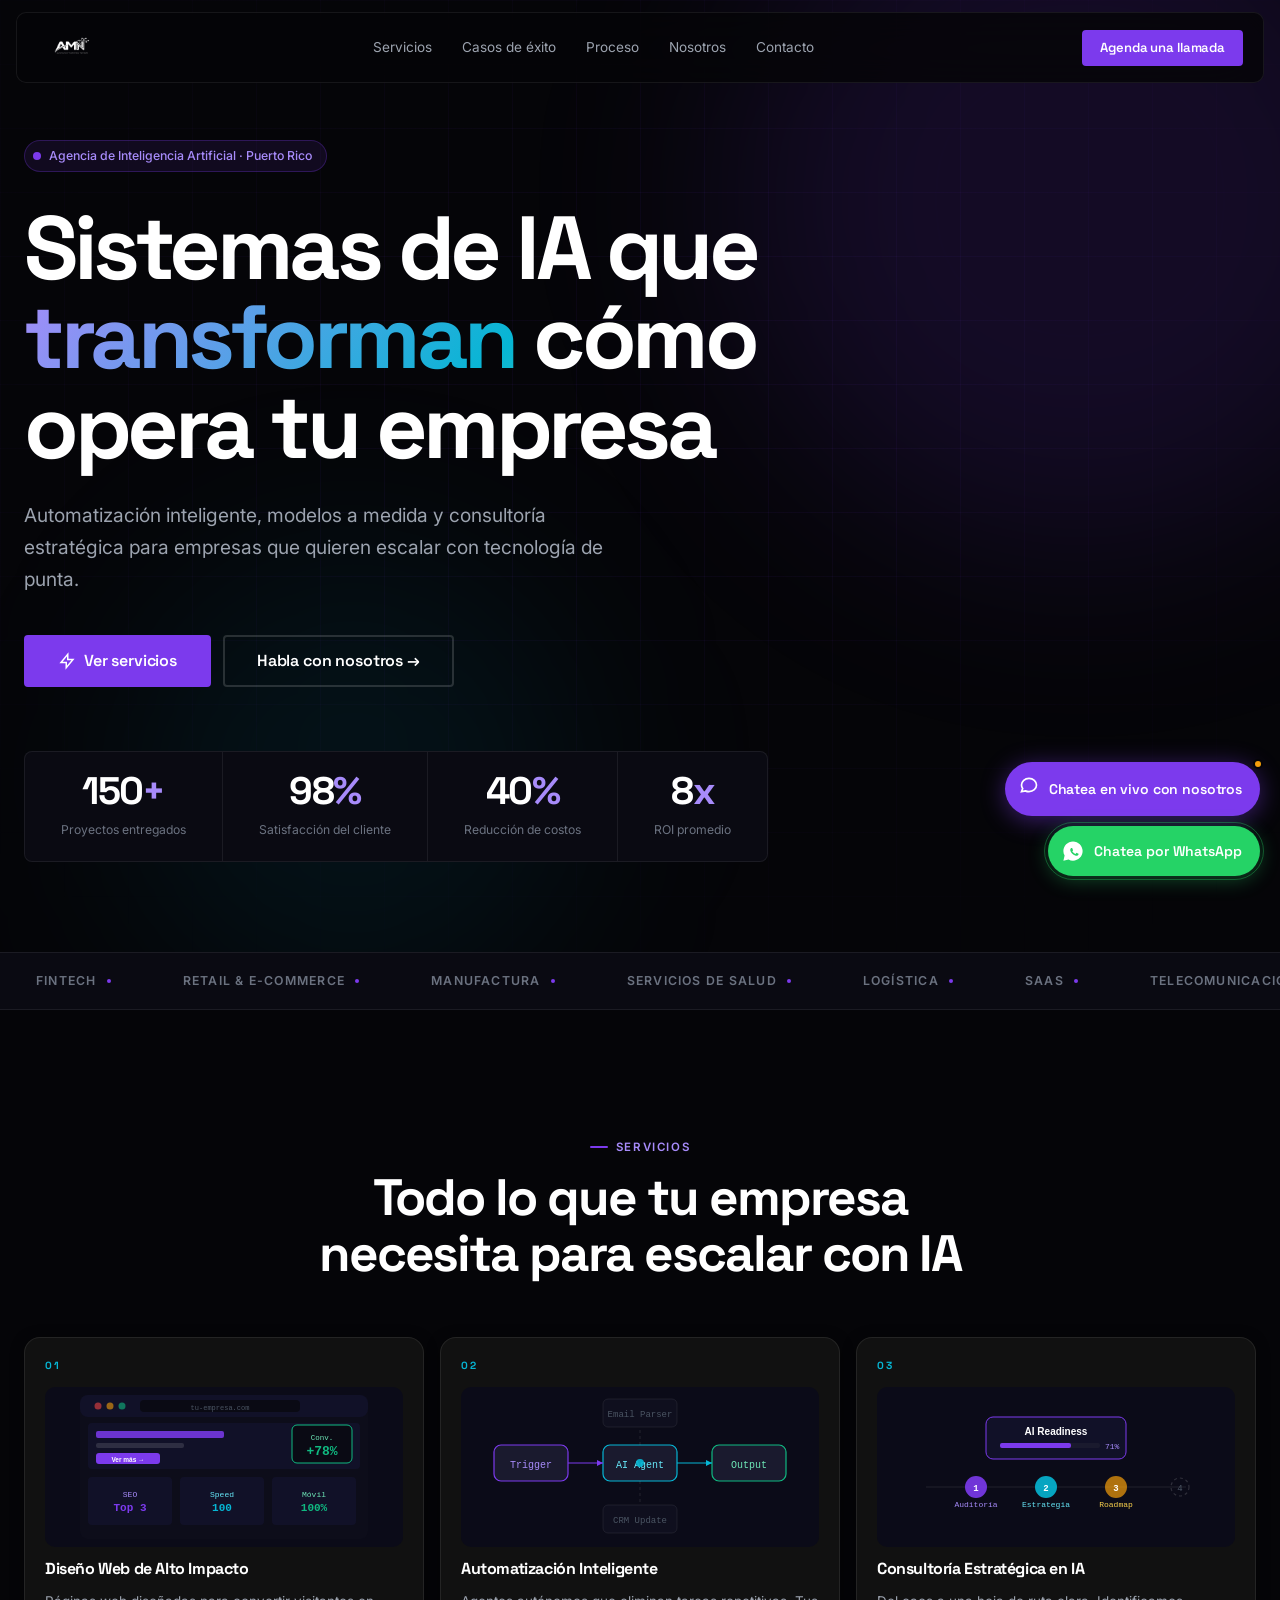
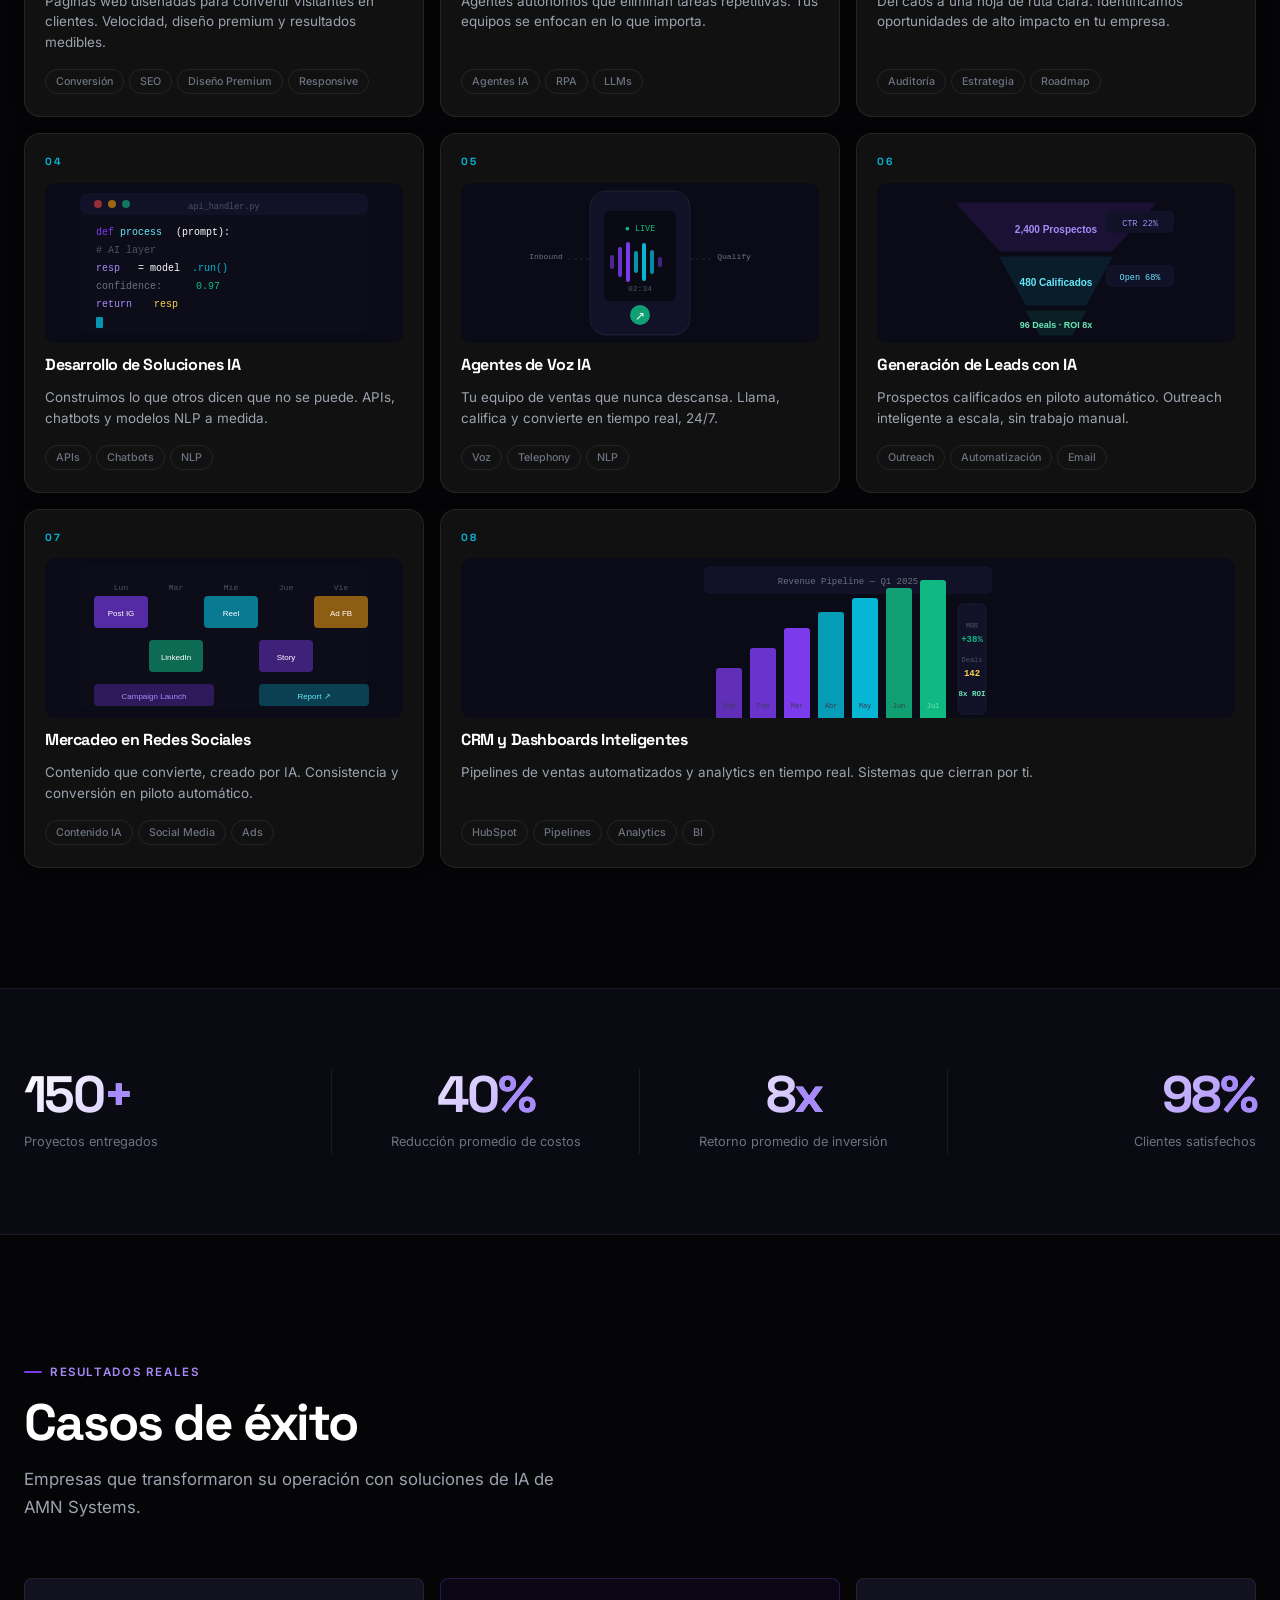
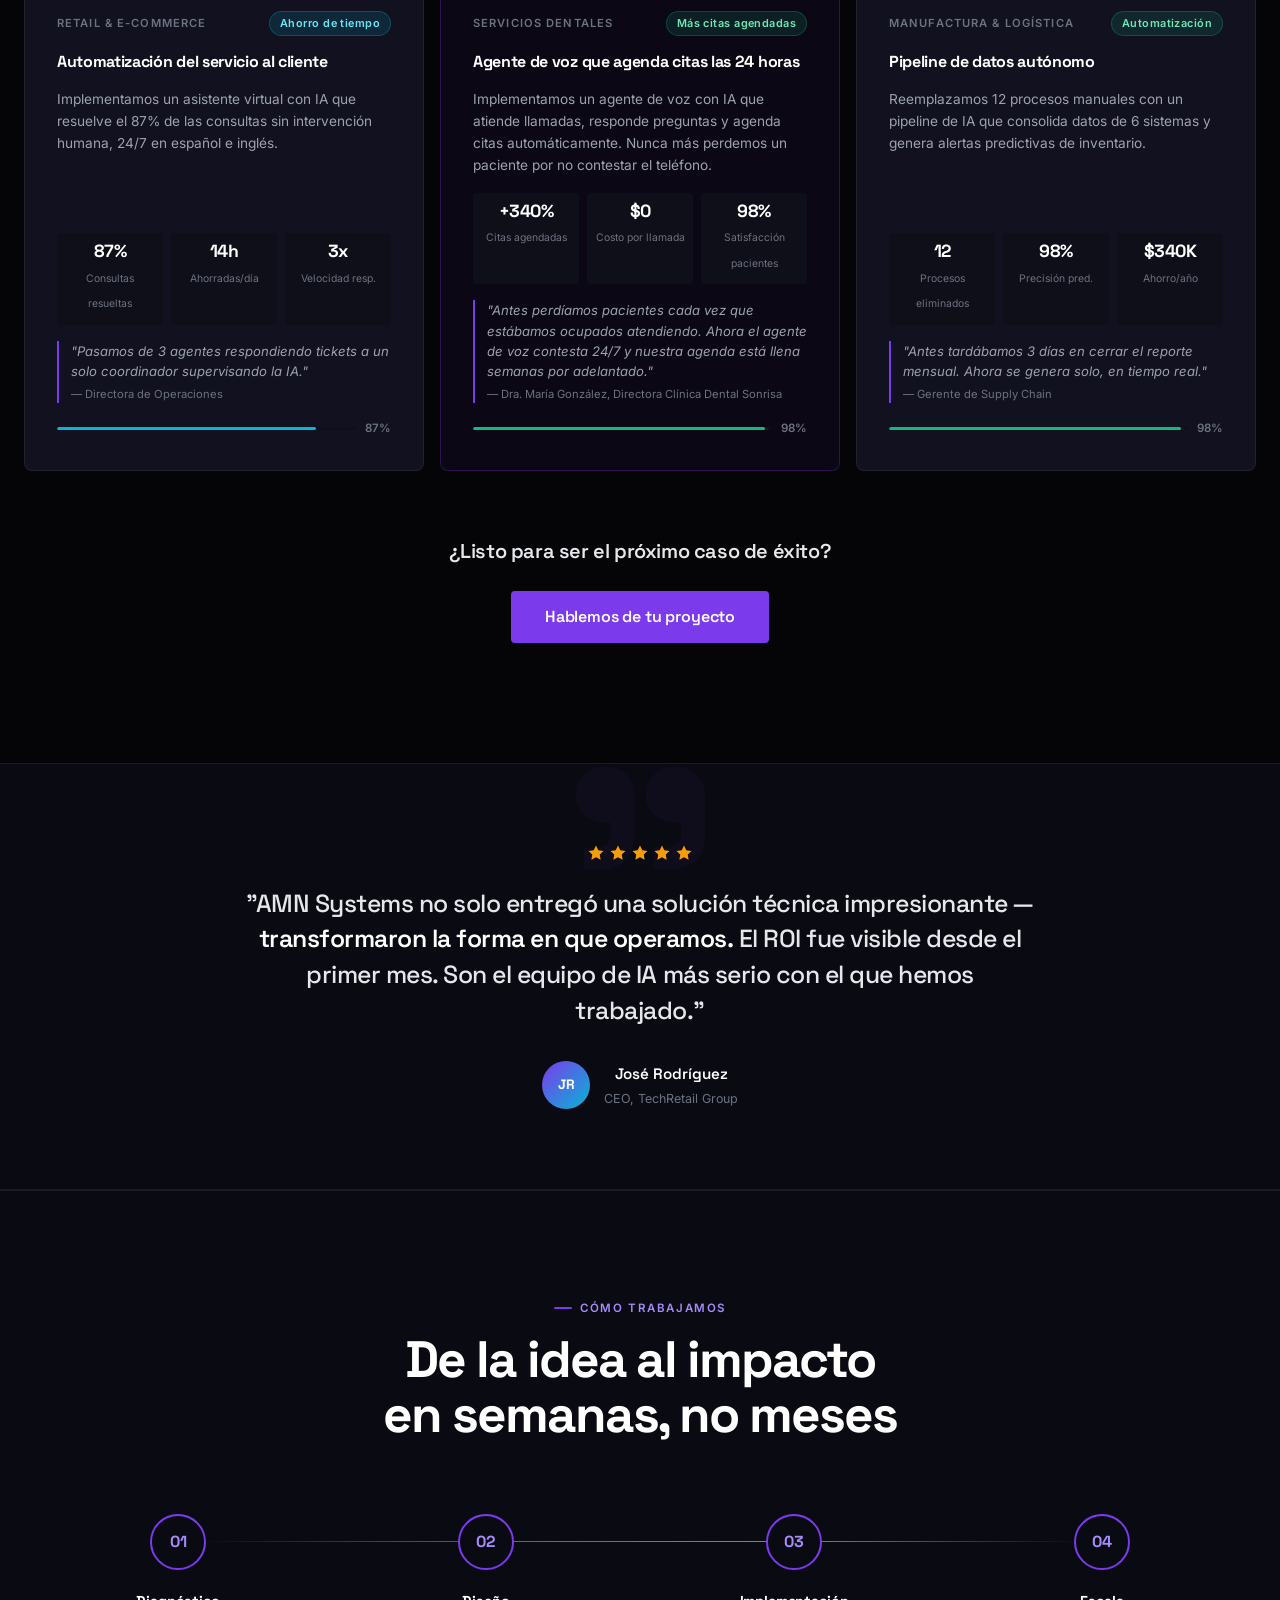
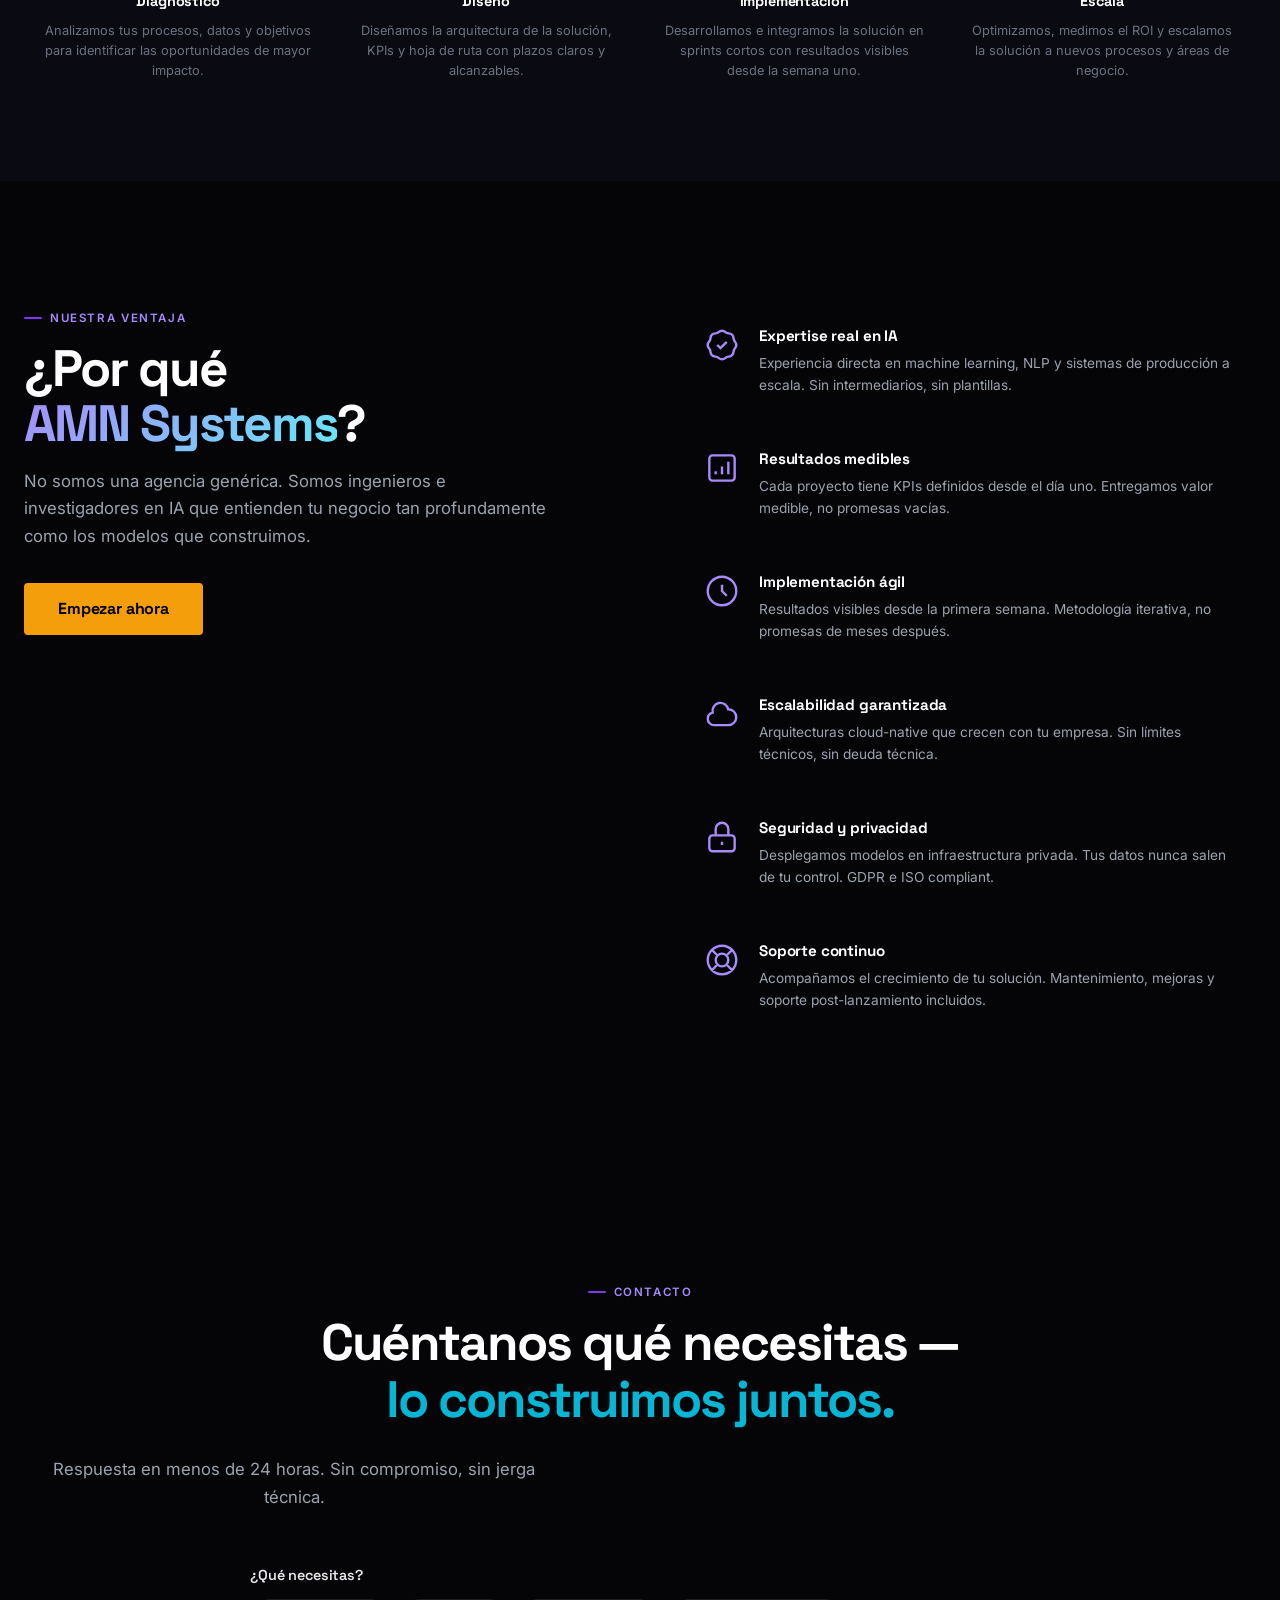
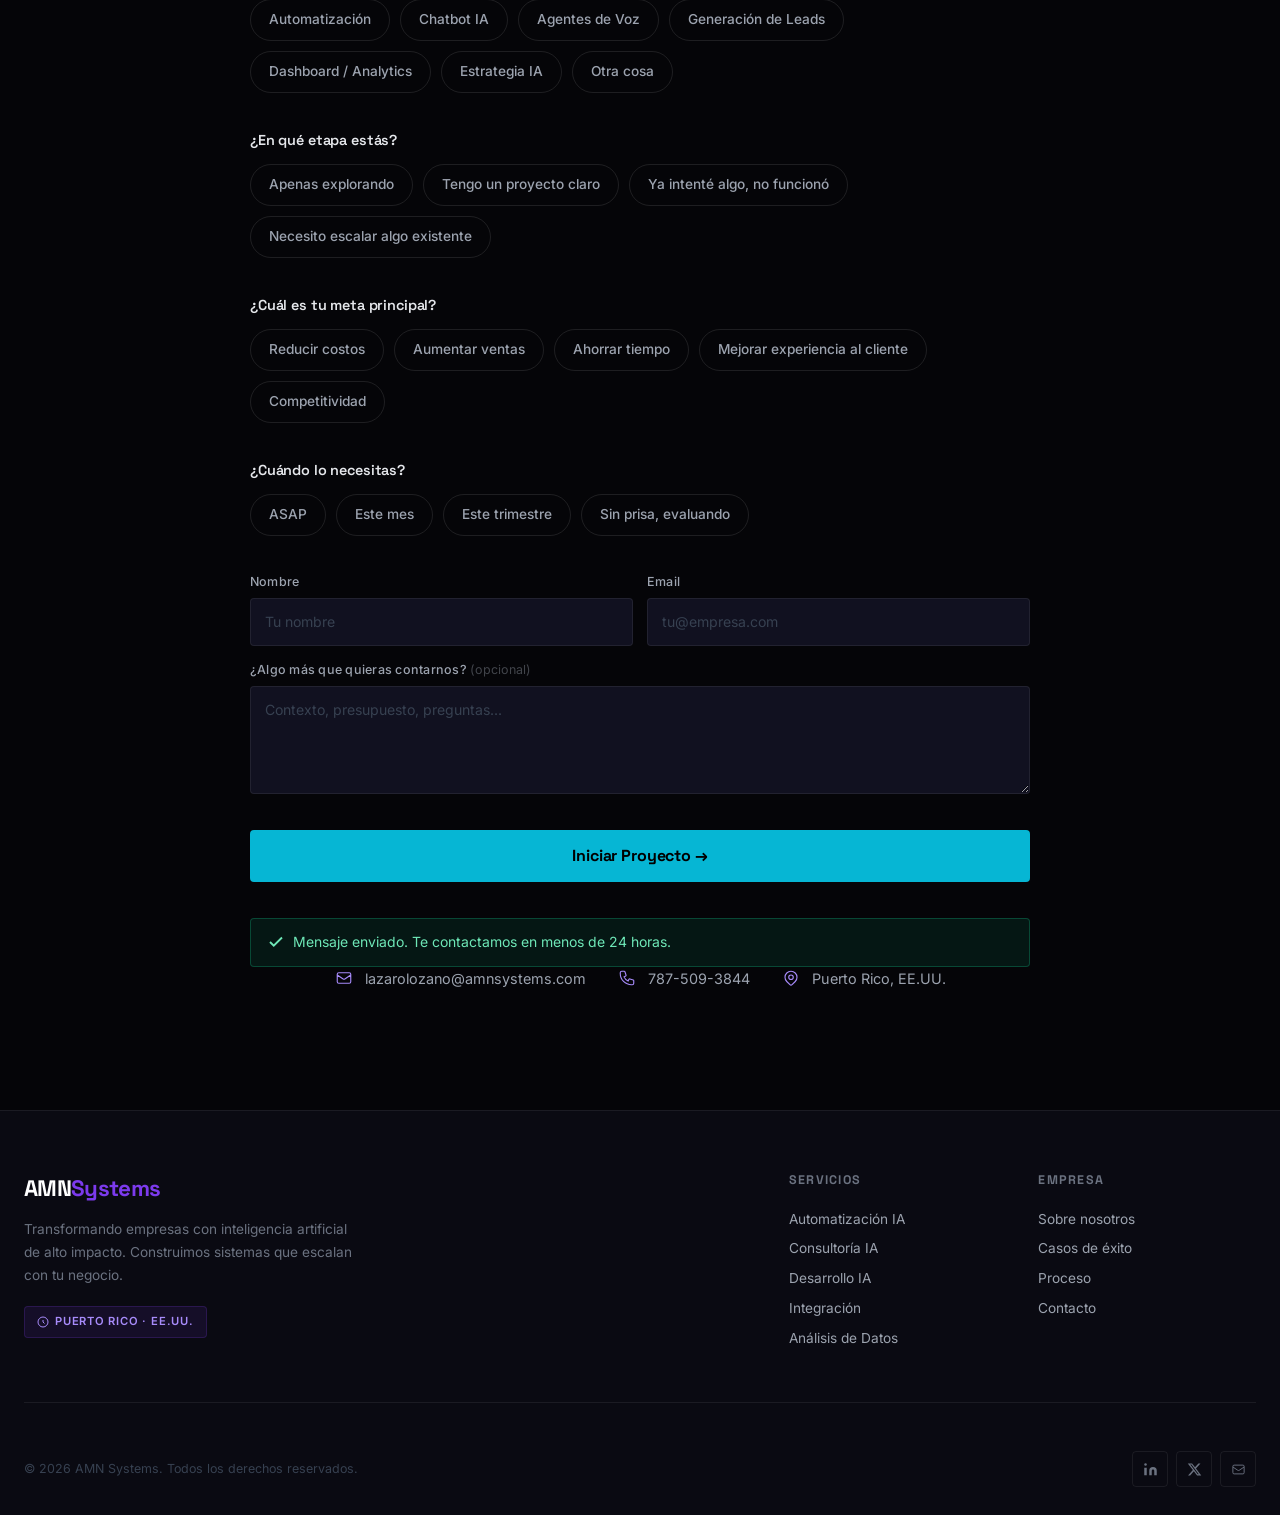
<file: index.html>
<!DOCTYPE html>
<html lang="es">
<head>
  <meta charset="UTF-8" />
  <meta name="viewport" content="width=device-width, initial-scale=1.0" />
  <meta name="description" content="AMN Systems — Agencia de Inteligencia Artificial en Puerto Rico. Automatización, desarrollo de IA y consultoría estratégica para empresas." />
  <title>AMN Systems — Inteligencia Artificial para Empresas | Puerto Rico</title>
  <link rel="stylesheet" href="styles.css" />
  <link rel="preconnect" href="https://fonts.googleapis.com" />
  <link rel="preconnect" href="https://fonts.gstatic.com" crossorigin />
  <link href="https://fonts.googleapis.com/css2?family=Space+Grotesk:wght@400;500;600;700&family=Inter:wght@300;400;500;600&display=swap" rel="stylesheet" />
</head>
<body>

<!-- ===== LOADER ===== -->
<div class="loader" id="loader" aria-hidden="true">
  <img src="logo-AMN-web.PNG" alt="AMN Systems" style="width:450px;max-width:90vw;height:auto;display:block;"/>
  <div class="loader__track"><div class="loader__fill"></div></div>
  <span class="loader__label">Construyendo tu próximo nivel</span>
</div>

<!-- ===== NAV ===== -->
<nav class="nav" id="navbar" role="navigation" aria-label="Navegación principal">
  <div class="nav__inner">
    <a href="#inicio" class="nav__logo" aria-label="AMN Systems — inicio"><img src="logo-AMN-web.PNG" alt="AMN Systems" style="height:45px;width:auto;display:block;object-fit:contain;"/></a>
    <ul class="nav__links" role="list">
      <li><a href="#servicios">Servicios</a></li>
      <li><a href="#casos">Casos de éxito</a></li>
      <li><a href="#proceso">Proceso</a></li>
      <li><a href="#por-que">Nosotros</a></li>
      <li><a href="#contacto">Contacto</a></li>
    </ul>
    <a href="#contacto" class="btn btn--nav" aria-label="Agendar llamada">Agenda una llamada</a>
    <button class="nav__burger" id="burger" aria-label="Abrir menú" aria-expanded="false" aria-controls="mobileMenu">
      <span></span><span></span><span></span>
    </button>
  </div>
  <nav class="nav__mobile" id="mobileMenu" aria-label="Menú móvil">
    <a href="#servicios">Servicios</a>
    <a href="#casos">Casos de éxito</a>
    <a href="#proceso">Proceso</a>
    <a href="#por-que">Nosotros</a>
    <a href="#contacto">Contacto</a>
    <a href="#contacto" class="btn btn--primary">Agenda una llamada</a>
  </nav>
</nav>

<!-- ===== HERO ===== -->
<section class="hero" id="inicio" aria-label="Sección principal">
  <div class="hero__glow hero__glow--1" aria-hidden="true"></div>
  <div class="hero__glow hero__glow--2" aria-hidden="true"></div>
  <div class="hero__inner">
    <div class="hero__tag" aria-label="Agencia de IA">
      <span class="hero__tag-dot" aria-hidden="true"></span>
      Agencia de Inteligencia Artificial · Puerto Rico
    </div>
    <h1 class="hero__title">
      Sistemas de IA que<br/>
      <em>transforman</em> cómo<br/>
      opera tu empresa
    </h1>
    <p class="hero__sub">
      Automatización inteligente, modelos a medida y consultoría estratégica
      para empresas que quieren escalar con tecnología de punta.
    </p>
    <div class="hero__actions">
      <a href="#servicios" class="btn btn--primary btn--lg btn--icon">
        <svg viewBox="0 0 24 24" fill="none" stroke="currentColor" stroke-width="2" aria-hidden="true"><path d="M13 10V3L4 14h7v7l9-11h-7z"/></svg>
        Ver servicios
      </a>
      <a href="#contacto" class="btn btn--outline btn--lg">Habla con nosotros →</a>
    </div>
    <div class="hero__stats" role="list" aria-label="Estadísticas">
      <div class="hero__stat" role="listitem">
        <div class="hero__stat-num"><span class="count" data-target="150">0</span><span class="hero__stat-sfx">+</span></div>
        <span class="hero__stat-label">Proyectos entregados</span>
      </div>
      <div class="hero__stat" role="listitem">
        <div class="hero__stat-num"><span class="count" data-target="98">0</span><span class="hero__stat-sfx">%</span></div>
        <span class="hero__stat-label">Satisfacción del cliente</span>
      </div>
      <div class="hero__stat" role="listitem">
        <div class="hero__stat-num"><span class="count" data-target="40">0</span><span class="hero__stat-sfx">%</span></div>
        <span class="hero__stat-label">Reducción de costos</span>
      </div>
      <div class="hero__stat" role="listitem">
        <div class="hero__stat-num"><span class="count" data-target="8">0</span><span class="hero__stat-sfx">x</span></div>
        <span class="hero__stat-label">ROI promedio</span>
      </div>
    </div>
  </div>
</section>

<!-- ===== MARQUEE ===== -->
<div class="marquee-section" aria-hidden="true">
  <div class="marquee-track">
    <span class="marquee-item">Fintech<span class="marquee-dot"></span></span>
    <span class="marquee-item">Retail &amp; E-commerce<span class="marquee-dot"></span></span>
    <span class="marquee-item">Manufactura<span class="marquee-dot"></span></span>
    <span class="marquee-item">Servicios de Salud<span class="marquee-dot"></span></span>
    <span class="marquee-item">Logística<span class="marquee-dot"></span></span>
    <span class="marquee-item">SaaS<span class="marquee-dot"></span></span>
    <span class="marquee-item">Telecomunicaciones<span class="marquee-dot"></span></span>
    <span class="marquee-item">Seguros<span class="marquee-dot"></span></span>
    <!-- duplicate for seamless loop -->
    <span class="marquee-item">Fintech<span class="marquee-dot"></span></span>
    <span class="marquee-item">Retail &amp; E-commerce<span class="marquee-dot"></span></span>
    <span class="marquee-item">Manufactura<span class="marquee-dot"></span></span>
    <span class="marquee-item">Servicios de Salud<span class="marquee-dot"></span></span>
    <span class="marquee-item">Logística<span class="marquee-dot"></span></span>
    <span class="marquee-item">SaaS<span class="marquee-dot"></span></span>
    <span class="marquee-item">Telecomunicaciones<span class="marquee-dot"></span></span>
    <span class="marquee-item">Seguros<span class="marquee-dot"></span></span>
  </div>
</div>

<!-- ===== SERVICES ===== -->
<section class="svc-section section" id="servicios" aria-labelledby="svc-title">
  <div class="container">
    <div class="svc-section__header reveal">
      <div class="section-label">Servicios</div>
      <h2 class="section-title" id="svc-title">Todo lo que tu empresa<br/>necesita para escalar con IA</h2>
    </div>
    <div class="svc-grid">

  <!-- 01 Diseño Web de Alto Impacto -->
  <div class="svc-card reveal">
    <div class="svc-card__arrow" aria-hidden="true">
      <svg viewBox="0 0 24 24" fill="none" stroke="currentColor" stroke-width="2.5"><path d="M7 17L17 7M17 7H7M17 7v10"/></svg>
    </div>
    <div class="svc-card__num">01</div>
    <div class="svc-card__visual">
      <svg viewBox="0 0 320 160" fill="none" xmlns="http://www.w3.org/2000/svg">
        <rect x="16" y="8" width="288" height="144" rx="8" fill="#0d0d1a"/>
        <rect x="16" y="8" width="288" height="22" rx="8" fill="#111128"/>
        <circle cx="34" cy="19" r="3.5" fill="#ef4444" opacity="0.6"/>
        <circle cx="46" cy="19" r="3.5" fill="#F59E0B" opacity="0.6"/>
        <circle cx="58" cy="19" r="3.5" fill="#10b981" opacity="0.6"/>
        <rect x="76" y="13" width="160" height="12" rx="4" fill="#0a0a14"/>
        <text x="156" y="23" text-anchor="middle" fill="#4b5563" font-size="7" font-family="monospace">tu-empresa.com</text>
        <rect x="24" y="36" width="272" height="46" rx="4" fill="#111128"/>
        <rect x="32" y="44" width="128" height="7" rx="2" fill="#7C3AED" opacity="0.85"/>
        <rect x="32" y="56" width="88" height="5" rx="2" fill="rgba(255,255,255,0.12)"/>
        <rect x="32" y="66" width="64" height="11" rx="3" fill="#7C3AED"/>
        <text x="64" y="75" text-anchor="middle" fill="#fff" font-size="6.5" font-family="sans-serif" font-weight="600">Ver más →</text>
        <rect x="228" y="38" width="60" height="38" rx="5" fill="#0a0a14" stroke="#10b981" stroke-width="1"/>
        <text x="258" y="53" text-anchor="middle" fill="#6ee7b7" font-size="7.5" font-family="monospace">Conv.</text>
        <text x="258" y="68" text-anchor="middle" fill="#10b981" font-size="13" font-weight="700" font-family="monospace">+78%</text>
        <rect x="24" y="90" width="84" height="48" rx="4" fill="#111128"/>
        <rect x="116" y="90" width="84" height="48" rx="4" fill="#111128"/>
        <rect x="208" y="90" width="84" height="48" rx="4" fill="#111128"/>
        <text x="66" y="110" text-anchor="middle" fill="#a78bfa" font-size="8" font-family="monospace">SEO</text>
        <text x="66" y="124" text-anchor="middle" fill="#7C3AED" font-size="11" font-weight="700" font-family="monospace">Top 3</text>
        <text x="158" y="110" text-anchor="middle" fill="#67e8f9" font-size="8" font-family="monospace">Speed</text>
        <text x="158" y="124" text-anchor="middle" fill="#06B6D4" font-size="11" font-weight="700" font-family="monospace">100</text>
        <text x="250" y="110" text-anchor="middle" fill="#6ee7b7" font-size="8" font-family="monospace">Móvil</text>
        <text x="250" y="124" text-anchor="middle" fill="#10b981" font-size="11" font-weight="700" font-family="monospace">100%</text>
      </svg>
    </div>
    <h3 class="svc-card__title">Diseño Web de Alto Impacto</h3>
    <p class="svc-card__desc">Páginas web diseñadas para convertir visitantes en clientes. Velocidad, diseño premium y resultados medibles.</p>
    <div class="svc-card__tags"><span>Conversión</span><span>SEO</span><span>Diseño Premium</span><span>Responsive</span></div>
  </div>

  <!-- 02 Automatización Inteligente -->
  <div class="svc-card reveal">
    <div class="svc-card__arrow" aria-hidden="true">
      <svg viewBox="0 0 24 24" fill="none" stroke="currentColor" stroke-width="2.5"><path d="M7 17L17 7M17 7H7M17 7v10"/></svg>
    </div>
    <div class="svc-card__num">02</div>
    <div class="svc-card__visual">
      <svg viewBox="0 0 320 160" fill="none" xmlns="http://www.w3.org/2000/svg">
        <rect x="14" y="58" width="74" height="36" rx="7" fill="#1a1a2e" stroke="#7C3AED" stroke-width="1.2"/>
        <text x="51" y="81" text-anchor="middle" fill="#a78bfa" font-size="10" font-family="monospace">Trigger</text>
        <rect x="123" y="58" width="74" height="36" rx="7" fill="#1a1a2e" stroke="#06B6D4" stroke-width="1.2"/>
        <text x="160" y="81" text-anchor="middle" fill="#67e8f9" font-size="10" font-family="monospace">AI Agent</text>
        <rect x="232" y="58" width="74" height="36" rx="7" fill="#1a1a2e" stroke="#10b981" stroke-width="1.2"/>
        <text x="269" y="81" text-anchor="middle" fill="#6ee7b7" font-size="10" font-family="monospace">Output</text>
        <path d="M88 76 L123 76" stroke="#7C3AED" stroke-width="1.2" marker-end="url(#a1)"/>
        <path d="M197 76 L232 76" stroke="#06B6D4" stroke-width="1.2" marker-end="url(#a2)"/>
        <defs>
          <marker id="a1" markerWidth="5" markerHeight="5" refX="5" refY="2.5" orient="auto"><path d="M0 0L5 2.5L0 5Z" fill="#7C3AED"/></marker>
          <marker id="a2" markerWidth="5" markerHeight="5" refX="5" refY="2.5" orient="auto"><path d="M0 0L5 2.5L0 5Z" fill="#06B6D4"/></marker>
        </defs>
        <rect x="123" y="12" width="74" height="28" rx="5" fill="#0f0f1e" stroke="rgba(255,255,255,0.07)"/>
        <text x="160" y="30" text-anchor="middle" fill="#4b5563" font-size="9" font-family="monospace">Email Parser</text>
        <rect x="123" y="118" width="74" height="28" rx="5" fill="#0f0f1e" stroke="rgba(255,255,255,0.07)"/>
        <text x="160" y="136" text-anchor="middle" fill="#4b5563" font-size="9" font-family="monospace">CRM Update</text>
        <path d="M160 58 L160 40" stroke="rgba(255,255,255,0.1)" stroke-width="1" stroke-dasharray="3"/>
        <path d="M160 94 L160 118" stroke="rgba(255,255,255,0.1)" stroke-width="1" stroke-dasharray="3"/>
        <circle cx="160" cy="76" r="4" fill="#06B6D4" opacity="0.9"/>
      </svg>
    </div>
    <h3 class="svc-card__title">Automatización Inteligente</h3>
    <p class="svc-card__desc">Agentes autónomos que eliminan tareas repetitivas. Tus equipos se enfocan en lo que importa.</p>
    <div class="svc-card__tags"><span>Agentes IA</span><span>RPA</span><span>LLMs</span></div>
  </div>

  <!-- 03 Consultoría -->
  <div class="svc-card reveal">
    <div class="svc-card__arrow" aria-hidden="true">
      <svg viewBox="0 0 24 24" fill="none" stroke="currentColor" stroke-width="2.5"><path d="M7 17L17 7M17 7H7M17 7v10"/></svg>
    </div>
    <div class="svc-card__num">03</div>
    <div class="svc-card__visual">
      <svg viewBox="0 0 320 160" fill="none" xmlns="http://www.w3.org/2000/svg">
        <line x1="30" y1="100" x2="290" y2="100" stroke="rgba(255,255,255,0.06)" stroke-width="1.5"/>
        <circle cx="80" cy="100" r="11" fill="#7C3AED" opacity="0.9"/>
        <text x="80" y="104" text-anchor="middle" fill="#fff" font-size="9" font-weight="700" font-family="monospace">1</text>
        <text x="80" y="120" text-anchor="middle" fill="#a78bfa" font-size="8" font-family="monospace">Auditoría</text>
        <circle cx="150" cy="100" r="11" fill="#06B6D4" opacity="0.9"/>
        <text x="150" y="104" text-anchor="middle" fill="#fff" font-size="9" font-weight="700" font-family="monospace">2</text>
        <text x="150" y="120" text-anchor="middle" fill="#67e8f9" font-size="8" font-family="monospace">Estrategia</text>
        <circle cx="220" cy="100" r="11" fill="#F59E0B" opacity="0.7"/>
        <text x="220" y="104" text-anchor="middle" fill="#fff" font-size="9" font-weight="700" font-family="monospace">3</text>
        <text x="220" y="120" text-anchor="middle" fill="#fcd34d" font-size="8" font-family="monospace">Roadmap</text>
        <circle cx="284" cy="100" r="9" fill="none" stroke="rgba(255,255,255,0.15)" stroke-width="1.2" stroke-dasharray="3"/>
        <text x="284" y="104" text-anchor="middle" fill="#4b5563" font-size="9" font-family="monospace">4</text>
        <rect x="90" y="30" width="140" height="42" rx="7" fill="#111128" stroke="#7C3AED" stroke-width="1"/>
        <text x="160" y="48" text-anchor="middle" fill="#fff" font-size="10" font-weight="600" font-family="sans-serif">AI Readiness</text>
        <rect x="104" y="56" width="100" height="5" rx="2" fill="#1a1a2e"/>
        <rect x="104" y="56" width="71" height="5" rx="2" fill="#7C3AED"/>
        <text x="209" y="62" fill="#a78bfa" font-size="8" font-family="monospace">71%</text>
      </svg>
    </div>
    <h3 class="svc-card__title">Consultoría Estratégica en IA</h3>
    <p class="svc-card__desc">Del caos a una hoja de ruta clara. Identificamos oportunidades de alto impacto en tu empresa.</p>
    <div class="svc-card__tags"><span>Auditoría</span><span>Estrategia</span><span>Roadmap</span></div>
  </div>

  <!-- 04 Desarrollo -->
  <div class="svc-card reveal">
    <div class="svc-card__arrow" aria-hidden="true">
      <svg viewBox="0 0 24 24" fill="none" stroke="currentColor" stroke-width="2.5"><path d="M7 17L17 7M17 7H7M17 7v10"/></svg>
    </div>
    <div class="svc-card__num">04</div>
    <div class="svc-card__visual">
      <svg viewBox="0 0 320 160" fill="none" xmlns="http://www.w3.org/2000/svg">
        <rect x="16" y="10" width="288" height="140" rx="8" fill="#0d0d1a"/>
        <rect x="16" y="10" width="288" height="22" rx="8" fill="#111128"/>
        <circle cx="34" cy="21" r="4" fill="#ef4444" opacity="0.6"/>
        <circle cx="48" cy="21" r="4" fill="#F59E0B" opacity="0.6"/>
        <circle cx="62" cy="21" r="4" fill="#10b981" opacity="0.6"/>
        <text x="160" y="26" text-anchor="middle" fill="#4b5563" font-size="8.5" font-family="monospace">api_handler.py</text>
        <text x="32" y="52" fill="#7C3AED" font-size="10" font-family="monospace">def</text>
        <text x="56" y="52" fill="#67e8f9" font-size="10" font-family="monospace">process</text>
        <text x="112" y="52" fill="#fff" font-size="10" font-family="monospace">(prompt):</text>
        <text x="32" y="70" fill="#4b5563" font-size="10" font-family="monospace">    # AI layer</text>
        <text x="32" y="88" fill="#a78bfa" font-size="10" font-family="monospace">    resp</text>
        <text x="74" y="88" fill="#fff" font-size="10" font-family="monospace"> = model</text>
        <text x="128" y="88" fill="#06B6D4" font-size="10" font-family="monospace">.run()</text>
        <text x="32" y="106" fill="#6b7280" font-size="10" font-family="monospace">    confidence:</text>
        <text x="132" y="106" fill="#10b981" font-size="10" font-family="monospace">0.97</text>
        <text x="32" y="124" fill="#a78bfa" font-size="10" font-family="monospace">    return</text>
        <text x="90" y="124" fill="#fcd34d" font-size="10" font-family="monospace"> resp</text>
        <rect x="32" y="134" width="7" height="11" rx="1" fill="#06B6D4" opacity="0.8"/>
      </svg>
    </div>
    <h3 class="svc-card__title">Desarrollo de Soluciones IA</h3>
    <p class="svc-card__desc">Construimos lo que otros dicen que no se puede. APIs, chatbots y modelos NLP a medida.</p>
    <div class="svc-card__tags"><span>APIs</span><span>Chatbots</span><span>NLP</span></div>
  </div>

  <!-- 05 Agentes de Voz -->
  <div class="svc-card reveal">
    <div class="svc-card__arrow" aria-hidden="true">
      <svg viewBox="0 0 24 24" fill="none" stroke="currentColor" stroke-width="2.5"><path d="M7 17L17 7M17 7H7M17 7v10"/></svg>
    </div>
    <div class="svc-card__num">05</div>
    <div class="svc-card__visual">
      <svg viewBox="0 0 320 160" fill="none" xmlns="http://www.w3.org/2000/svg">
        <rect x="110" y="8" width="100" height="144" rx="16" fill="#111128" stroke="rgba(255,255,255,0.07)" stroke-width="1"/>
        <rect x="124" y="28" width="72" height="90" rx="6" fill="#0a0a14"/>
        <text x="160" y="48" text-anchor="middle" fill="#10b981" font-size="8.5" font-family="monospace">● LIVE</text>
        <rect x="130" y="72" width="4" height="14" rx="2" fill="#7C3AED" opacity="0.6"/>
        <rect x="138" y="64" width="4" height="30" rx="2" fill="#7C3AED" opacity="0.85"/>
        <rect x="146" y="59" width="4" height="40" rx="2" fill="#7C3AED"/>
        <rect x="154" y="68" width="4" height="22" rx="2" fill="#06B6D4" opacity="0.8"/>
        <rect x="162" y="60" width="4" height="38" rx="2" fill="#06B6D4"/>
        <rect x="170" y="67" width="4" height="24" rx="2" fill="#06B6D4" opacity="0.75"/>
        <rect x="178" y="74" width="4" height="10" rx="2" fill="#7C3AED" opacity="0.5"/>
        <text x="160" y="108" text-anchor="middle" fill="#4b5563" font-size="8" font-family="monospace">02:34</text>
        <circle cx="160" cy="132" r="10" fill="#10b981" opacity="0.85"/>
        <text x="160" y="137" text-anchor="middle" fill="#fff" font-size="12" font-family="sans-serif">↗</text>
        <text x="66" y="76" text-anchor="middle" fill="#6b7280" font-size="8" font-family="monospace">Inbound</text>
        <text x="254" y="76" text-anchor="middle" fill="#6b7280" font-size="8" font-family="monospace">Qualify</text>
        <path d="M88 76 L110 76" stroke="rgba(255,255,255,0.1)" stroke-width="1" stroke-dasharray="3"/>
        <path d="M210 76 L232 76" stroke="rgba(255,255,255,0.1)" stroke-width="1" stroke-dasharray="3"/>
      </svg>
    </div>
    <h3 class="svc-card__title">Agentes de Voz IA</h3>
    <p class="svc-card__desc">Tu equipo de ventas que nunca descansa. Llama, califica y convierte en tiempo real, 24/7.</p>
    <div class="svc-card__tags"><span>Voz</span><span>Telephony</span><span>NLP</span></div>
  </div>

  <!-- 06 Leads -->
  <div class="svc-card reveal">
    <div class="svc-card__arrow" aria-hidden="true">
      <svg viewBox="0 0 24 24" fill="none" stroke="currentColor" stroke-width="2.5"><path d="M7 17L17 7M17 7H7M17 7v10"/></svg>
    </div>
    <div class="svc-card__num">06</div>
    <div class="svc-card__visual">
      <svg viewBox="0 0 320 160" fill="none" xmlns="http://www.w3.org/2000/svg">
        <path d="M60 20 L260 20 L216 68 L104 68 Z" fill="#7C3AED" opacity="0.13" stroke="#7C3AED" stroke-width="1"/>
        <path d="M104 74 L216 74 L190 122 L130 122 Z" fill="#06B6D4" opacity="0.1" stroke="#06B6D4" stroke-width="1"/>
        <path d="M130 128 L190 128 L176 152 L144 152 Z" fill="#10b981" opacity="0.12" stroke="#10b981" stroke-width="1"/>
        <text x="160" y="50" text-anchor="middle" fill="#a78bfa" font-size="10" font-weight="600" font-family="sans-serif">2,400 Prospectos</text>
        <text x="160" y="103" text-anchor="middle" fill="#67e8f9" font-size="10" font-weight="600" font-family="sans-serif">480 Calificados</text>
        <rect x="210" y="28" width="68" height="22" rx="5" fill="#111128"/>
        <text x="244" y="43" text-anchor="middle" fill="#a78bfa" font-size="8.5" font-family="monospace">CTR 22%</text>
        <rect x="210" y="82" width="68" height="22" rx="5" fill="#111128"/>
        <text x="244" y="97" text-anchor="middle" fill="#67e8f9" font-size="8.5" font-family="monospace">Open 68%</text>
        <text x="160" y="145" text-anchor="middle" fill="#6ee7b7" font-size="9" font-weight="600" font-family="sans-serif">96 Deals · ROI 8x</text>
      </svg>
    </div>
    <h3 class="svc-card__title">Generación de Leads con IA</h3>
    <p class="svc-card__desc">Prospectos calificados en piloto automático. Outreach inteligente a escala, sin trabajo manual.</p>
    <div class="svc-card__tags"><span>Outreach</span><span>Automatización</span><span>Email</span></div>
  </div>

  <!-- 07 Social -->
  <div class="svc-card reveal">
    <div class="svc-card__arrow" aria-hidden="true">
      <svg viewBox="0 0 24 24" fill="none" stroke="currentColor" stroke-width="2.5"><path d="M7 17L17 7M17 7H7M17 7v10"/></svg>
    </div>
    <div class="svc-card__num">07</div>
    <div class="svc-card__visual">
      <svg viewBox="0 0 320 160" fill="none" xmlns="http://www.w3.org/2000/svg">
        <rect x="16" y="8" width="288" height="144" rx="8" fill="#0d0d1a"/>
        <text x="57" y="32" text-anchor="middle" fill="#4b5563" font-size="8" font-family="monospace">Lun</text>
        <text x="112" y="32" text-anchor="middle" fill="#4b5563" font-size="8" font-family="monospace">Mar</text>
        <text x="167" y="32" text-anchor="middle" fill="#4b5563" font-size="8" font-family="monospace">Mié</text>
        <text x="222" y="32" text-anchor="middle" fill="#4b5563" font-size="8" font-family="monospace">Jue</text>
        <text x="277" y="32" text-anchor="middle" fill="#4b5563" font-size="8" font-family="monospace">Vie</text>
        <rect x="30" y="38" width="54" height="32" rx="4" fill="#7C3AED" opacity="0.65"/>
        <text x="57" y="58" text-anchor="middle" fill="#fff" font-size="8" font-family="sans-serif">Post IG</text>
        <rect x="140" y="38" width="54" height="32" rx="4" fill="#06B6D4" opacity="0.65"/>
        <text x="167" y="58" text-anchor="middle" fill="#fff" font-size="8" font-family="sans-serif">Reel</text>
        <rect x="250" y="38" width="54" height="32" rx="4" fill="#F59E0B" opacity="0.55"/>
        <text x="277" y="58" text-anchor="middle" fill="#fff" font-size="8" font-family="sans-serif">Ad FB</text>
        <rect x="85" y="82" width="54" height="32" rx="4" fill="#10b981" opacity="0.55"/>
        <text x="112" y="102" text-anchor="middle" fill="#fff" font-size="8" font-family="sans-serif">LinkedIn</text>
        <rect x="195" y="82" width="54" height="32" rx="4" fill="#7C3AED" opacity="0.45"/>
        <text x="222" y="102" text-anchor="middle" fill="#fff" font-size="8" font-family="sans-serif">Story</text>
        <rect x="30" y="126" width="120" height="22" rx="4" fill="#7C3AED" opacity="0.3"/>
        <text x="90" y="141" text-anchor="middle" fill="#a78bfa" font-size="8" font-family="sans-serif">Campaign Launch</text>
        <rect x="195" y="126" width="110" height="22" rx="4" fill="#06B6D4" opacity="0.3"/>
        <text x="250" y="141" text-anchor="middle" fill="#67e8f9" font-size="8" font-family="sans-serif">Report ↗</text>
      </svg>
    </div>
    <h3 class="svc-card__title">Mercadeo en Redes Sociales</h3>
    <p class="svc-card__desc">Contenido que convierte, creado por IA. Consistencia y conversión en piloto automático.</p>
    <div class="svc-card__tags"><span>Contenido IA</span><span>Social Media</span><span>Ads</span></div>
  </div>

  <!-- 08 CRM -->
  <div class="svc-card reveal" style="grid-column: span 2;">
    <div class="svc-card__arrow" aria-hidden="true">
      <svg viewBox="0 0 24 24" fill="none" stroke="currentColor" stroke-width="2.5"><path d="M7 17L17 7M17 7H7M17 7v10"/></svg>
    </div>
    <div class="svc-card__num">08</div>
    <div class="svc-card__visual">
      <svg viewBox="0 0 320 160" fill="none" xmlns="http://www.w3.org/2000/svg">
        <rect x="16" y="8" width="288" height="28" rx="6" fill="#111128"/>
        <text x="160" y="26" text-anchor="middle" fill="#6b7280" font-size="9" font-family="monospace">Revenue Pipeline — Q1 2025</text>
        <rect x="28" y="110" width="26" height="56" rx="3" fill="#7C3AED" opacity="0.75"/>
        <rect x="62" y="90" width="26" height="76" rx="3" fill="#7C3AED" opacity="0.85"/>
        <rect x="96" y="70" width="26" height="96" rx="3" fill="#7C3AED"/>
        <rect x="130" y="54" width="26" height="112" rx="3" fill="#06B6D4" opacity="0.85"/>
        <rect x="164" y="40" width="26" height="126" rx="3" fill="#06B6D4"/>
        <rect x="198" y="30" width="26" height="136" rx="3" fill="#10b981" opacity="0.85"/>
        <rect x="232" y="22" width="26" height="144" rx="3" fill="#10b981"/>
        <text x="41" y="150" text-anchor="middle" fill="#374151" font-size="7" font-family="monospace">Ene</text>
        <text x="75" y="150" text-anchor="middle" fill="#374151" font-size="7" font-family="monospace">Feb</text>
        <text x="109" y="150" text-anchor="middle" fill="#374151" font-size="7" font-family="monospace">Mar</text>
        <text x="143" y="150" text-anchor="middle" fill="#374151" font-size="7" font-family="monospace">Abr</text>
        <text x="177" y="150" text-anchor="middle" fill="#374151" font-size="7" font-family="monospace">May</text>
        <text x="211" y="150" text-anchor="middle" fill="#374151" font-size="7" font-family="monospace">Jun</text>
        <text x="245" y="150" text-anchor="middle" fill="#6ee7b7" font-size="7" font-family="monospace">Jul</text>
        <rect x="270" y="46" width="28" height="110" rx="5" fill="#111128" stroke="rgba(255,255,255,0.06)"/>
        <text x="284" y="70" text-anchor="middle" fill="#4b5563" font-size="7" font-family="monospace">MRR</text>
        <text x="284" y="84" text-anchor="middle" fill="#10b981" font-size="9" font-weight="700" font-family="monospace">+38%</text>
        <text x="284" y="104" text-anchor="middle" fill="#4b5563" font-size="7" font-family="monospace">Deals</text>
        <text x="284" y="118" text-anchor="middle" fill="#fcd34d" font-size="9" font-weight="700" font-family="monospace">142</text>
        <text x="284" y="138" text-anchor="middle" fill="#6ee7b7" font-size="7.5" font-weight="600" font-family="monospace">8x ROI</text>
      </svg>
    </div>
    <h3 class="svc-card__title">CRM y Dashboards Inteligentes</h3>
    <p class="svc-card__desc">Pipelines de ventas automatizados y analytics en tiempo real. Sistemas que cierran por ti.</p>
    <div class="svc-card__tags"><span>HubSpot</span><span>Pipelines</span><span>Analytics</span><span>BI</span></div>
  </div>

    </div><!-- /svc-grid -->
  </div><!-- /container -->
</section>

<!-- ===== METRICS ===== -->
<section class="metrics" aria-label="Métricas de impacto">
  <div class="container">
    <div class="metrics__grid">
      <div class="metrics__item reveal">
        <div class="metrics__num"><span class="count" data-target="150">0</span><span class="metrics__sfx">+</span></div>
        <span class="metrics__label">Proyectos entregados</span>
      </div>
      <div class="metrics__item reveal">
        <div class="metrics__num"><span class="count" data-target="40">0</span><span class="metrics__sfx">%</span></div>
        <span class="metrics__label">Reducción promedio de costos</span>
      </div>
      <div class="metrics__item reveal">
        <div class="metrics__num"><span class="count" data-target="8">0</span><span class="metrics__sfx">x</span></div>
        <span class="metrics__label">Retorno promedio de inversión</span>
      </div>
      <div class="metrics__item reveal">
        <div class="metrics__num"><span class="count" data-target="98">0</span><span class="metrics__sfx">%</span></div>
        <span class="metrics__label">Clientes satisfechos</span>
      </div>
    </div>
  </div>
</section>

<!-- ===== CASES ===== -->
<section class="cases section" id="casos" aria-labelledby="cases-title">
  <div class="container">
    <div class="cases__header reveal">
      <div class="section-label">Resultados reales</div>
      <h2 class="section-title" id="cases-title">Casos de éxito</h2>
      <p class="section-sub">Empresas que transformaron su operación con soluciones de IA de AMN Systems.</p>
    </div>
    <div class="cases__grid">

      <article class="case-card reveal">
        <div class="case-card__top">
          <div class="case-card__industry">Retail &amp; E-commerce</div>
          <span class="badge badge--cyan">Ahorro de tiempo</span>
        </div>
        <h3>Automatización del servicio al cliente</h3>
        <p>Implementamos un asistente virtual con IA que resuelve el 87% de las consultas sin intervención humana, 24/7 en español e inglés.</p>
        <div class="case-stats">
          <div class="case-stat"><strong>87%</strong><span>Consultas resueltas</span></div>
          <div class="case-stat"><strong>14h</strong><span>Ahorradas/día</span></div>
          <div class="case-stat"><strong>3x</strong><span>Velocidad resp.</span></div>
        </div>
        <blockquote>"Pasamos de 3 agentes respondiendo tickets a un solo coordinador supervisando la IA."<cite>— Directora de Operaciones</cite></blockquote>
        <div class="case-bar">
          <div class="case-bar__track"><div class="case-bar__fill" data-width="87" style="background:var(--cyan)"></div></div>
          <span>87%</span>
        </div>
      </article>

      <article class="case-card case-card--featured reveal">
        <div class="case-card__top">
          <div class="case-card__industry">Servicios Dentales</div>
          <span class="badge badge--green">Más citas agendadas</span>
        </div>
        <h3>Agente de voz que agenda citas las 24 horas</h3>
        <p>Implementamos un agente de voz con IA que atiende llamadas, responde preguntas y agenda citas automáticamente. Nunca más perdemos un paciente por no contestar el teléfono.</p>
        <div class="case-stats">
          <div class="case-stat"><strong>+340%</strong><span>Citas agendadas</span></div>
          <div class="case-stat"><strong>$0</strong><span>Costo por llamada</span></div>
          <div class="case-stat"><strong>98%</strong><span>Satisfacción pacientes</span></div>
        </div>
        <blockquote>"Antes perdíamos pacientes cada vez que estábamos ocupados atendiendo. Ahora el agente de voz contesta 24/7 y nuestra agenda está llena semanas por adelantado."<cite>— Dra. María González, Directora Clínica Dental Sonrisa</cite></blockquote>
        <div class="case-bar">
          <div class="case-bar__track"><div class="case-bar__fill" data-width="98" style="background:#10B981"></div></div>
          <span>98%</span>
        </div>
      </article>

      <article class="case-card reveal">
        <div class="case-card__top">
          <div class="case-card__industry">Manufactura &amp; Logística</div>
          <span class="badge badge--green">Automatización</span>
        </div>
        <h3>Pipeline de datos autónomo</h3>
        <p>Reemplazamos 12 procesos manuales con un pipeline de IA que consolida datos de 6 sistemas y genera alertas predictivas de inventario.</p>
        <div class="case-stats">
          <div class="case-stat"><strong>12</strong><span>Procesos eliminados</span></div>
          <div class="case-stat"><strong>98%</strong><span>Precisión pred.</span></div>
          <div class="case-stat"><strong>$340K</strong><span>Ahorro/año</span></div>
        </div>
        <blockquote>"Antes tardábamos 3 días en cerrar el reporte mensual. Ahora se genera solo, en tiempo real."<cite>— Gerente de Supply Chain</cite></blockquote>
        <div class="case-bar">
          <div class="case-bar__track"><div class="case-bar__fill" data-width="98" style="background:#10B981"></div></div>
          <span>98%</span>
        </div>
      </article>

    </div>
    <div class="cases__cta reveal">
      <p>¿Listo para ser el próximo caso de éxito?</p>
      <a href="#contacto" class="btn btn--primary btn--lg">Hablemos de tu proyecto</a>
    </div>
  </div>
</section>

<!-- ===== TESTIMONIAL ===== -->
<section class="testimonial" aria-label="Testimonios">
  <div class="container">
    <div class="testimonial__inner reveal">
      <div class="testimonial__stars" aria-label="5 de 5 estrellas">
        <svg class="testimonial__star" viewBox="0 0 24 24" fill="currentColor" aria-hidden="true"><path d="M12 2l3.09 6.26L22 9.27l-5 4.87 1.18 6.88L12 17.77l-6.18 3.25L7 14.14 2 9.27l6.91-1.01L12 2z"/></svg>
        <svg class="testimonial__star" viewBox="0 0 24 24" fill="currentColor" aria-hidden="true"><path d="M12 2l3.09 6.26L22 9.27l-5 4.87 1.18 6.88L12 17.77l-6.18 3.25L7 14.14 2 9.27l6.91-1.01L12 2z"/></svg>
        <svg class="testimonial__star" viewBox="0 0 24 24" fill="currentColor" aria-hidden="true"><path d="M12 2l3.09 6.26L22 9.27l-5 4.87 1.18 6.88L12 17.77l-6.18 3.25L7 14.14 2 9.27l6.91-1.01L12 2z"/></svg>
        <svg class="testimonial__star" viewBox="0 0 24 24" fill="currentColor" aria-hidden="true"><path d="M12 2l3.09 6.26L22 9.27l-5 4.87 1.18 6.88L12 17.77l-6.18 3.25L7 14.14 2 9.27l6.91-1.01L12 2z"/></svg>
        <svg class="testimonial__star" viewBox="0 0 24 24" fill="currentColor" aria-hidden="true"><path d="M12 2l3.09 6.26L22 9.27l-5 4.87 1.18 6.88L12 17.77l-6.18 3.25L7 14.14 2 9.27l6.91-1.01L12 2z"/></svg>
      </div>
      <blockquote class="testimonial__quote">
        "AMN Systems no solo entregó una solución técnica impresionante —
        <em>transformaron la forma en que operamos.</em>
        El ROI fue visible desde el primer mes. Son el equipo de IA más serio con el que hemos trabajado."
      </blockquote>
      <div class="testimonial__author">
        <div class="testimonial__avatar" aria-hidden="true">JR</div>
        <div>
          <p class="testimonial__name">José Rodríguez</p>
          <p class="testimonial__role">CEO, TechRetail Group</p>
        </div>
      </div>
    </div>
  </div>
</section>

<!-- ===== PROCESS ===== -->
<section class="process section" id="proceso" aria-labelledby="process-title">
  <div class="container">
    <div class="process__header reveal">
      <div class="section-label">Cómo trabajamos</div>
      <h2 class="section-title" id="process-title">De la idea al impacto<br/>en semanas, no meses</h2>
    </div>
    <div class="process__grid">
      <div class="process__line" aria-hidden="true"></div>
      <div class="process-step reveal">
        <div class="process-step__num" aria-hidden="true">01</div>
        <h4>Diagnóstico</h4>
        <p>Analizamos tus procesos, datos y objetivos para identificar las oportunidades de mayor impacto.</p>
      </div>
      <div class="process-step reveal">
        <div class="process-step__num" aria-hidden="true">02</div>
        <h4>Diseño</h4>
        <p>Diseñamos la arquitectura de la solución, KPIs y hoja de ruta con plazos claros y alcanzables.</p>
      </div>
      <div class="process-step reveal">
        <div class="process-step__num" aria-hidden="true">03</div>
        <h4>Implementación</h4>
        <p>Desarrollamos e integramos la solución en sprints cortos con resultados visibles desde la semana uno.</p>
      </div>
      <div class="process-step reveal">
        <div class="process-step__num" aria-hidden="true">04</div>
        <h4>Escala</h4>
        <p>Optimizamos, medimos el ROI y escalamos la solución a nuevos procesos y áreas de negocio.</p>
      </div>
    </div>
  </div>
</section>

<!-- ===== WHY AMN ===== -->
<section class="why section" id="por-que" aria-labelledby="why-title">
  <div class="container">
    <div class="why__inner">
      <div class="why__left reveal">
        <div class="section-label">Nuestra ventaja</div>
        <h2 class="section-title" id="why-title">¿Por qué<br/><span class="text-gradient">AMN Systems</span>?</h2>
        <p class="section-sub">No somos una agencia genérica. Somos ingenieros e investigadores en IA que entienden tu negocio tan profundamente como los modelos que construimos.</p>
        <a href="#contacto" class="btn btn--gold btn--lg">Empezar ahora</a>
      </div>
      <div class="why-items">

        <div class="why-item reveal">
          <div class="why-item__icon" aria-hidden="true">
            <svg viewBox="0 0 24 24" fill="none" stroke="currentColor" stroke-width="1.5"><path d="M9 12l2 2 4-4M7.835 4.697a3.42 3.42 0 001.946-.806 3.42 3.42 0 014.438 0 3.42 3.42 0 001.946.806 3.42 3.42 0 013.138 3.138 3.42 3.42 0 00.806 1.946 3.42 3.42 0 010 4.438 3.42 3.42 0 00-.806 1.946 3.42 3.42 0 01-3.138 3.138 3.42 3.42 0 00-1.946.806 3.42 3.42 0 01-4.438 0 3.42 3.42 0 00-1.946-.806 3.42 3.42 0 01-3.138-3.138 3.42 3.42 0 00-.806-1.946 3.42 3.42 0 010-4.438 3.42 3.42 0 00.806-1.946 3.42 3.42 0 013.138-3.138z"/></svg>
          </div>
          <div>
            <h4>Expertise real en IA</h4>
            <p>Experiencia directa en machine learning, NLP y sistemas de producción a escala. Sin intermediarios, sin plantillas.</p>
          </div>
        </div>

        <div class="why-item reveal">
          <div class="why-item__icon" aria-hidden="true">
            <svg viewBox="0 0 24 24" fill="none" stroke="currentColor" stroke-width="1.5"><path d="M16 8v8m-4-5v5m-4-2v2m-2 4h12a2 2 0 002-2V6a2 2 0 00-2-2H6a2 2 0 00-2 2v12a2 2 0 002 2z"/></svg>
          </div>
          <div>
            <h4>Resultados medibles</h4>
            <p>Cada proyecto tiene KPIs definidos desde el día uno. Entregamos valor medible, no promesas vacías.</p>
          </div>
        </div>

        <div class="why-item reveal">
          <div class="why-item__icon" aria-hidden="true">
            <svg viewBox="0 0 24 24" fill="none" stroke="currentColor" stroke-width="1.5"><path d="M12 8v4l3 3m6-3a9 9 0 11-18 0 9 9 0 0118 0z"/></svg>
          </div>
          <div>
            <h4>Implementación ágil</h4>
            <p>Resultados visibles desde la primera semana. Metodología iterativa, no promesas de meses después.</p>
          </div>
        </div>

        <div class="why-item reveal">
          <div class="why-item__icon" aria-hidden="true">
            <svg viewBox="0 0 24 24" fill="none" stroke="currentColor" stroke-width="1.5"><path d="M3 15a4 4 0 004 4h9a5 5 0 10-.1-9.999 5.002 5.002 0 10-9.78 2.096A4.001 4.001 0 003 15z"/></svg>
          </div>
          <div>
            <h4>Escalabilidad garantizada</h4>
            <p>Arquitecturas cloud-native que crecen con tu empresa. Sin límites técnicos, sin deuda técnica.</p>
          </div>
        </div>

        <div class="why-item reveal">
          <div class="why-item__icon" aria-hidden="true">
            <svg viewBox="0 0 24 24" fill="none" stroke="currentColor" stroke-width="1.5"><path d="M12 15v2m-6 4h12a2 2 0 002-2v-6a2 2 0 00-2-2H6a2 2 0 00-2 2v6a2 2 0 002 2zm10-10V7a4 4 0 00-8 0v4h8z"/></svg>
          </div>
          <div>
            <h4>Seguridad y privacidad</h4>
            <p>Desplegamos modelos en infraestructura privada. Tus datos nunca salen de tu control. GDPR e ISO compliant.</p>
          </div>
        </div>

        <div class="why-item reveal">
          <div class="why-item__icon" aria-hidden="true">
            <svg viewBox="0 0 24 24" fill="none" stroke="currentColor" stroke-width="1.5"><path d="M18.364 5.636l-3.536 3.536m0 5.656l3.536 3.536M9.172 9.172L5.636 5.636m3.536 9.192l-3.536 3.536M21 12a9 9 0 11-18 0 9 9 0 0118 0zm-5 0a4 4 0 11-8 0 4 4 0 018 0z"/></svg>
          </div>
          <div>
            <h4>Soporte continuo</h4>
            <p>Acompañamos el crecimiento de tu solución. Mantenimiento, mejoras y soporte post-lanzamiento incluidos.</p>
          </div>
        </div>

      </div>
    </div>
  </div>
</section>

<!-- ===== CONTACT ===== -->
<section class="contact section" id="contacto" aria-labelledby="contact-title">
  <div class="container">
    <div class="contact__head reveal">
      <div class="section-label">Contacto</div>
      <h2 class="section-title" id="contact-title">Cuéntanos qué necesitas —<br/><span class="electric">lo construimos juntos.</span></h2>
      <p class="section-sub">Respuesta en menos de 24 horas. Sin compromiso, sin jerga técnica.</p>
    </div>
    <form class="iForm" id="contactForm" novalidate>

      <div class="iForm__group">
        <div class="iForm__q">¿Qué necesitas?</div>
        <div class="iForm__chips" role="group" aria-label="Qué necesitas">
          <button type="button" class="chip" data-group="necesidad" data-val="Automatización">Automatización</button>
          <button type="button" class="chip" data-group="necesidad" data-val="Chatbot IA">Chatbot IA</button>
          <button type="button" class="chip" data-group="necesidad" data-val="Agentes de Voz">Agentes de Voz</button>
          <button type="button" class="chip" data-group="necesidad" data-val="Generación de Leads">Generación de Leads</button>
          <button type="button" class="chip" data-group="necesidad" data-val="Dashboard / Analytics">Dashboard / Analytics</button>
          <button type="button" class="chip" data-group="necesidad" data-val="Estrategia IA">Estrategia IA</button>
          <button type="button" class="chip" data-group="necesidad" data-val="Otra cosa">Otra cosa</button>
        </div>
      </div>

      <div class="iForm__group">
        <div class="iForm__q">¿En qué etapa estás?</div>
        <div class="iForm__chips" role="group" aria-label="Etapa del proyecto">
          <button type="button" class="chip" data-group="etapa" data-val="Apenas explorando">Apenas explorando</button>
          <button type="button" class="chip" data-group="etapa" data-val="Tengo un proyecto claro">Tengo un proyecto claro</button>
          <button type="button" class="chip" data-group="etapa" data-val="Ya intenté algo, no funcionó">Ya intenté algo, no funcionó</button>
          <button type="button" class="chip" data-group="etapa" data-val="Necesito escalar algo existente">Necesito escalar algo existente</button>
        </div>
      </div>

      <div class="iForm__group">
        <div class="iForm__q">¿Cuál es tu meta principal?</div>
        <div class="iForm__chips" role="group" aria-label="Meta principal">
          <button type="button" class="chip" data-group="meta" data-val="Reducir costos">Reducir costos</button>
          <button type="button" class="chip" data-group="meta" data-val="Aumentar ventas">Aumentar ventas</button>
          <button type="button" class="chip" data-group="meta" data-val="Ahorrar tiempo">Ahorrar tiempo</button>
          <button type="button" class="chip" data-group="meta" data-val="Mejorar experiencia al cliente">Mejorar experiencia al cliente</button>
          <button type="button" class="chip" data-group="meta" data-val="Competitividad">Competitividad</button>
        </div>
      </div>

      <div class="iForm__group">
        <div class="iForm__q">¿Cuándo lo necesitas?</div>
        <div class="iForm__chips" role="group" aria-label="Urgencia">
          <button type="button" class="chip" data-group="urgencia" data-val="ASAP">ASAP</button>
          <button type="button" class="chip" data-group="urgencia" data-val="Este mes">Este mes</button>
          <button type="button" class="chip" data-group="urgencia" data-val="Este trimestre">Este trimestre</button>
          <button type="button" class="chip" data-group="urgencia" data-val="Sin prisa, evaluando">Sin prisa, evaluando</button>
        </div>
      </div>

      <div class="iForm__fields">
        <div class="form__field">
          <label for="nombre">Nombre</label>
          <input type="text" id="nombre" name="nombre" placeholder="Tu nombre" required autocomplete="given-name" />
        </div>
        <div class="form__field">
          <label for="email">Email</label>
          <input type="email" id="email" name="email" placeholder="tu@empresa.com" required autocomplete="email" inputmode="email" />
        </div>
        <div class="form__field iForm__msg">
          <label for="mensaje">¿Algo más que quieras contarnos? <span style="opacity:0.4;font-weight:400">(opcional)</span></label>
          <textarea id="mensaje" name="mensaje" rows="3" placeholder="Contexto, presupuesto, preguntas..."></textarea>
        </div>
      </div>

      <button type="submit" class="btn btn--electric btn--lg" id="submitBtn">
        <span id="btnText">Iniciar Proyecto →</span>
        <span id="btnLoader" hidden aria-hidden="true"><span class="btn-spinner"></span></span>
      </button>
      <p id="formSuccess" class="form__success" hidden role="status" aria-live="polite">
        <svg viewBox="0 0 24 24" fill="none" stroke="currentColor" stroke-width="2.5" width="18" height="18" aria-hidden="true"><path d="M20 6L9 17l-5-5"/></svg>
        Mensaje enviado. Te contactamos en menos de 24 horas.
      </p>

    </form>

    <div class="contact__meta reveal">
      <div class="contact__detail">
        <svg viewBox="0 0 24 24" fill="none" stroke="currentColor" stroke-width="1.5" aria-hidden="true"><path d="M3 8l7.89 5.26a2 2 0 002.22 0L21 8M5 19h14a2 2 0 002-2V7a2 2 0 00-2-2H5a2 2 0 00-2 2v10a2 2 0 002 2z"/></svg>
        <a href="mailto:lazarolozano@amnsystems.com">lazarolozano@amnsystems.com</a>
      </div>
      <div class="contact__detail">
        <svg viewBox="0 0 24 24" fill="none" stroke="currentColor" stroke-width="1.5" aria-hidden="true"><path d="M3 5a2 2 0 012-2h3.28a1 1 0 01.948.684l1.498 4.493a1 1 0 01-.502 1.21l-2.257 1.13a11.042 11.042 0 005.516 5.516l1.13-2.257a1 1 0 011.21-.502l4.493 1.498a1 1 0 01.684.949V19a2 2 0 01-2 2h-1C9.716 21 3 14.284 3 6V5z"/></svg>
        <a href="tel:+17875093844">787-509-3844</a>
      </div>
      <div class="contact__detail">
        <svg viewBox="0 0 24 24" fill="none" stroke="currentColor" stroke-width="1.5" aria-hidden="true"><path d="M17.657 16.657L13.414 20.9a1.998 1.998 0 01-2.827 0l-4.244-4.243a8 8 0 1111.314 0z"/><path d="M15 11a3 3 0 11-6 0 3 3 0 016 0z"/></svg>
        <span>Puerto Rico, EE.UU.</span>
      </div>
    </div>
  </div>
</section>

<!-- ===== FOOTER ===== -->
<footer class="footer" role="contentinfo">
  <div class="container">
    <div class="footer__top">
      <div class="footer__brand">
        <div class="footer__logo">AMN<span>Systems</span></div>
        <p>Transformando empresas con inteligencia artificial de alto impacto. Construimos sistemas que escalan con tu negocio.</p>
        <div class="footer__badge">
          <svg viewBox="0 0 24 24" fill="none" stroke="currentColor" stroke-width="2" width="12" height="12" aria-hidden="true"><circle cx="12" cy="12" r="10"/><path d="M12 8v4l3 3"/></svg>
          Puerto Rico · EE.UU.
        </div>
      </div>
      <div class="footer__nav">
        <div>
          <h5>Servicios</h5>
          <a href="#servicios">Automatización IA</a>
          <a href="#servicios">Consultoría IA</a>
          <a href="#servicios">Desarrollo IA</a>
          <a href="#servicios">Integración</a>
          <a href="#servicios">Análisis de Datos</a>
        </div>
        <div>
          <h5>Empresa</h5>
          <a href="#por-que">Sobre nosotros</a>
          <a href="#casos">Casos de éxito</a>
          <a href="#proceso">Proceso</a>
          <a href="#contacto">Contacto</a>
        </div>
      </div>
    </div>
    <div class="footer__bottom">
      <p class="footer__copy">© 2026 AMN Systems. Todos los derechos reservados.</p>
      <div class="footer__socials">
        <a href="#" aria-label="LinkedIn de AMN Systems">
          <svg viewBox="0 0 24 24" fill="currentColor" aria-hidden="true"><path d="M16 8a6 6 0 016 6v7h-4v-7a2 2 0 00-2-2 2 2 0 00-2 2v7h-4v-7a6 6 0 016-6zM2 9h4v12H2z"/><circle cx="4" cy="4" r="2"/></svg>
        </a>
        <a href="#" aria-label="Twitter de AMN Systems">
          <svg viewBox="0 0 24 24" fill="currentColor" aria-hidden="true"><path d="M18.244 2.25h3.308l-7.227 8.26 8.502 11.24H16.17l-5.214-6.817L4.99 21.75H1.68l7.73-8.835L1.254 2.25H8.08l4.713 6.231zm-1.161 17.52h1.833L7.084 4.126H5.117z"/></svg>
        </a>
        <a href="mailto:lazarolozano@amnsystems.com" aria-label="Email de AMN Systems">
          <svg viewBox="0 0 24 24" fill="none" stroke="currentColor" stroke-width="1.5" aria-hidden="true"><path d="M3 8l7.89 5.26a2 2 0 002.22 0L21 8M5 19h14a2 2 0 002-2V7a2 2 0 00-2-2H5a2 2 0 00-2 2v10a2 2 0 002 2z"/></svg>
        </a>
      </div>
    </div>
  </div>
</footer>

<!-- ===== FLOAT STACK ===== -->
<div class="float-stack" role="complementary" aria-label="Contacto rápido">

  <!-- CHAT WIDGET (arriba) -->
  <div class="chat-widget" id="chatWidget">
    <!-- Panel interactivo: position:absolute para no inflar el stack -->
    <div class="chat-panel" id="chatPanel" role="dialog" aria-label="Chat con AIDA — AMN Systems" aria-hidden="true">
      <div class="chat-header">
        <div class="chat-header__avatar" aria-hidden="true">
          <svg viewBox="0 0 32 32" fill="none"><circle cx="16" cy="16" r="14" fill="rgba(124,58,237,0.18)"/><path d="M10 20c0-3.314 2.686-6 6-6s6 2.686 6 6" stroke="#A78BFA" stroke-width="1.5" stroke-linecap="round"/><circle cx="16" cy="11" r="3" stroke="#A78BFA" stroke-width="1.5"/></svg>
          <span class="chat-header__status"></span>
        </div>
        <div class="chat-header__info">
          <p class="chat-header__name">AIDA</p>
          <p class="chat-header__sub">Asistente IA · AMN Systems</p>
        </div>
        <button class="chat-close" id="chatClose" aria-label="Cerrar chat">
          <svg viewBox="0 0 24 24" fill="none" stroke="currentColor" stroke-width="2" aria-hidden="true"><path d="M18 6L6 18M6 6l12 12"/></svg>
        </button>
      </div>
      <div class="chat-messages" id="chatMessages" role="log" aria-live="polite"></div>
      <div class="chat-quick" id="chatQuick" aria-label="Preguntas rápidas">
        <button data-q="¿Qué servicios ofrecen?">Servicios</button>
        <button data-q="¿Cuánto cuesta?">Precios</button>
        <button data-q="¿Cómo empiezo?">¿Cómo empiezo?</button>
        <button data-q="¿Trabajan con empresas pequeñas?">PyMEs</button>
      </div>
      <form class="chat-form" id="chatForm" autocomplete="off">
        <input type="text" id="chatInput" placeholder="Escribe tu pregunta..." maxlength="300" aria-label="Escribe un mensaje" inputmode="text" />
        <button type="submit" aria-label="Enviar mensaje">
          <svg viewBox="0 0 24 24" fill="none" stroke="currentColor" stroke-width="2" aria-hidden="true"><path d="M22 2L11 13M22 2l-7 20-4-9-9-4 20-7z" stroke-linecap="round" stroke-linejoin="round"/></svg>
        </button>
      </form>
    </div>
    <!-- Botón toggle -->
    <button class="chat-toggle" id="chatToggle" aria-label="Abrir asistente virtual" aria-expanded="false" aria-controls="chatPanel">
      <span class="chat-toggle__open" aria-hidden="true">
        <svg viewBox="0 0 24 24" fill="none" stroke="currentColor" stroke-width="2"><path d="M8 12h.01M12 12h.01M16 12h.01M21 12c0 4.418-4.03 8-9 8a9.863 9.863 0 01-4.255-.949L3 20l1.395-3.72C3.512 15.042 3 13.574 3 12c0-4.418 4.03-8 9-8s9 3.582 9 8z"/></svg>
      </span>
      <span class="chat-toggle__close" hidden aria-hidden="true">
        <svg viewBox="0 0 24 24" fill="none" stroke="currentColor" stroke-width="2.5"><path d="M18 6L6 18M6 6l12 12"/></svg>
      </span>
      <span class="chat-toggle__label">Chatea en vivo con nosotros</span>
      <span class="chat-toggle__dot" id="chatDot" aria-hidden="true"></span>
    </button>
  </div>

  <!-- WHATSAPP (abajo) -->
  <a href="https://wa.me/17875093844?text=Hola%2C%20me%20interesa%20conocer%20m%C3%A1s%20sobre%20los%20servicios%20de%20AMN%20Systems"
     class="wa-btn"
     aria-label="Contactar por WhatsApp"
     target="_blank"
     rel="noopener noreferrer">
    <div class="wa-btn__ring" aria-hidden="true"></div>
    <svg viewBox="0 0 32 32" fill="none" aria-hidden="true">
      <path d="M16 2C8.268 2 2 8.268 2 16c0 2.434.655 4.72 1.8 6.695L2 30l7.522-1.772A13.94 13.94 0 0016 30c7.732 0 14-6.268 14-14S23.732 2 16 2z" fill="white"/>
      <path d="M23.5 19.77c-.3-.15-1.77-.873-2.044-.972-.273-.099-.472-.148-.671.149-.198.297-.769.972-.942 1.171-.174.198-.347.223-.644.074-.298-.149-1.255-.463-2.39-1.475-.883-.788-1.48-1.76-1.653-2.058-.173-.297-.018-.457.13-.605.133-.133.297-.347.446-.52.149-.174.198-.298.297-.497.099-.198.05-.372-.025-.52-.074-.15-.67-1.617-.918-2.213-.242-.581-.487-.502-.671-.511-.173-.009-.372-.011-.57-.011-.199 0-.52.074-.793.372-.272.297-1.04 1.017-1.04 2.479 0 1.462 1.065 2.875 1.213 3.074.149.198 2.096 3.2 5.077 4.487.71.307 1.263.49 1.694.627.712.227 1.36.195 1.872.118.571-.085 1.758-.719 2.006-1.413.248-.694.248-1.29.173-1.413-.074-.124-.272-.198-.57-.347z" fill="#25D366"/>
    </svg>
    <span>Chatea por WhatsApp</span>
  </a>

</div>

<!-- ===== SCRIPTS ===== -->
<script>
(function() {
  'use strict';

  /* --- Loader --- */
  var loader = document.getElementById('loader');
  function hideLoader() {
    if (loader) loader.classList.add('done');
  }
  setTimeout(hideLoader, 2400);

  /* --- Navbar scroll --- */
  var navbar = document.getElementById('navbar');
  function onScroll() {
    if (window.scrollY > 60) {
      navbar.classList.add('scrolled');
    } else {
      navbar.classList.remove('scrolled');
    }
  }
  window.addEventListener('scroll', onScroll, { passive: true });

  /* --- Mobile menu --- */
  var burger   = document.getElementById('burger');
  var mobileMenu = document.getElementById('mobileMenu');
  if (burger && mobileMenu) {
    burger.addEventListener('click', function() {
      var isOpen = mobileMenu.classList.toggle('open');
      burger.classList.toggle('open', isOpen);
      burger.setAttribute('aria-expanded', String(isOpen));
    });
    /* Close on link tap */
    mobileMenu.querySelectorAll('a').forEach(function(link) {
      link.addEventListener('click', function() {
        mobileMenu.classList.remove('open');
        burger.classList.remove('open');
        burger.setAttribute('aria-expanded', 'false');
      });
    });
  }

  /* --- Reveal on scroll --- */
  var reveals = document.querySelectorAll('.reveal');
  var revealObserver = new IntersectionObserver(function(entries) {
    entries.forEach(function(entry) {
      if (entry.isIntersecting) {
        entry.target.classList.add('visible');
        revealObserver.unobserve(entry.target);
      }
    });
  }, { threshold: 0.12, rootMargin: '0px 0px -40px 0px' });
  reveals.forEach(function(el) { revealObserver.observe(el); });

  /* --- Count-up animation --- */
  var counters = document.querySelectorAll('.count');
  var countObserver = new IntersectionObserver(function(entries) {
    entries.forEach(function(entry) {
      if (!entry.isIntersecting) return;
      var el     = entry.target;
      var target = parseInt(el.dataset.target, 10);
      var dur    = 1400;
      var start  = performance.now();
      function tick(now) {
        var p = Math.min((now - start) / dur, 1);
        var eased = 1 - Math.pow(1 - p, 3);
        el.textContent = Math.floor(eased * target);
        if (p < 1) requestAnimationFrame(tick);
        else el.textContent = target;
      }
      requestAnimationFrame(tick);
      countObserver.unobserve(el);
    });
  }, { threshold: 0.5 });
  counters.forEach(function(el) { countObserver.observe(el); });

  /* --- Progress bars --- */
  var bars = document.querySelectorAll('.case-bar__fill');
  var barObserver = new IntersectionObserver(function(entries) {
    entries.forEach(function(entry) {
      if (!entry.isIntersecting) return;
      var el = entry.target;
      var w  = el.dataset.width || '0';
      el.style.width = w + '%';
      barObserver.unobserve(el);
    });
  }, { threshold: 0.4 });
  bars.forEach(function(el) { barObserver.observe(el); });

  /* --- AIDA Chatbot --- */
  (function initChat() {
    var toggle   = document.getElementById('chatToggle');
    var panel    = document.getElementById('chatPanel');
    var closeBtn = document.getElementById('chatClose');
    var messages = document.getElementById('chatMessages');
    var chatForm = document.getElementById('chatForm');
    var input    = document.getElementById('chatInput');
    var quick    = document.getElementById('chatQuick');
    var dot      = document.getElementById('chatDot');
    var iconOpen = toggle ? toggle.querySelector('.chat-toggle__open')  : null;
    var iconClose= toggle ? toggle.querySelector('.chat-toggle__close') : null;
    if (!toggle || !panel) return;

    var isOpen = false, isBusy = false, firstOpen = true;

    /* ── Knowledge base ── */
    var BOT = 'AIDA';
    var KB = [
      { keys: ['servicio','ofrecen','hacen','ayudan','soluciones','qué ofrecen'],
        ans: 'En <strong>AMN Systems</strong> ofrecemos:<br><br>• <strong>Automatización Inteligente</strong> — agentes IA 24/7<br>• <strong>Consultoría en IA</strong> — auditoría y hoja de ruta<br>• <strong>Desarrollo de soluciones IA</strong> — modelos, chatbots, NLP<br>• <strong>Integración Empresarial</strong> — conectamos IA a tu ERP/CRM<br>• <strong>Análisis de datos</strong> — dashboards y forecasting<br>• <strong>IA Generativa</strong> — LLMs privados y asistentes internos<br><br>¿Te interesa alguno en particular?' },
      { keys: ['precio','costo','cuánto','vale','cobran','tarifa','presupuesto','inversión'],
        ans: 'Los precios varían según el alcance de cada proyecto:<br><br>• <strong>Proyecto fijo</strong> — desde $2,500 USD<br>• <strong>Retención mensual</strong> — soporte y desarrollo continuo<br><br>Agendamos una llamada gratuita de 30 min para darte una propuesta sin compromiso. ¿Quieres coordinar?' },
      { keys: ['empez','inicio','cómo funciona','proceso','pasos','qué hago'],
        ans: 'El proceso es simple:<br><br>1️⃣ <strong>Consulta gratuita</strong> — 30 min para entender tu desafío<br>2️⃣ <strong>Propuesta</strong> — plan con alcance y precio<br>3️⃣ <strong>Kick-off</strong> — arrancamos en ≤ 1 semana<br>4️⃣ <strong>Entrega ágil</strong> — resultados desde la primera semana<br><br>Escríbenos a <strong>lazarolozano@amnsystems.com</strong> o llena el formulario.' },
      { keys: ['pequeña','pyme','startup','mediana','chica','pequeño negocio'],
        ans: '¡Absolutamente! Trabajamos con empresas de todos los tamaños, desde startups hasta corporativos.<br><br>Para PyMEs tenemos soluciones de <strong>entrada rápida</strong> que entregan valor real sin grandes presupuestos. ¿En qué industria opera tu empresa?' },
      { keys: ['automatiz','robot','rpa','tarea repetitiva','flujo','pipeline'],
        ans: 'Nuestra especialidad en automatización incluye:<br><br>• Agentes autónomos que trabajan 24/7<br>• Flujos multi-paso con toma de decisiones IA<br>• Integración con cualquier sistema via API<br>• RPA potenciado con LLMs<br><br>Un cliente del sector retail eliminó <strong>14 horas diarias</strong> de trabajo manual con un solo agente. ¿Te cuento más?' },
      { keys: ['chatbot','asistente','bot','virtual','atención','cliente','soporte'],
        ans: 'Desarrollamos asistentes virtuales avanzados:<br><br>• Entienden lenguaje natural en español e inglés<br>• Entrenados con la información de <em>tu</em> empresa<br>• Integración a WhatsApp, web, Slack o tu CRM<br>• Aprenden y mejoran con cada conversación<br><br>Uno de nuestros chatbots resuelve el <strong>87% de consultas</strong> sin intervención humana. ¿Quieres uno así?' },
      { keys: ['dato','analisis','analítica','reporte','dashboard','predicción','forecast'],
        ans: 'Transformamos tus datos en decisiones:<br><br>• <strong>Dashboards</strong> inteligentes en tiempo real<br>• <strong>Modelos predictivos</strong> (ventas, inventario, churn)<br>• <strong>Reportes automáticos</strong> generados por IA<br>• <strong>Detección de anomalías</strong> antes de que sean problemas<br><br>Un cliente de manufactura ahorró <strong>$340,000 USD/año</strong> con nuestro sistema predictivo.' },
      { keys: ['tiempo','cuánto tarda','demora','plazo','entrega','rápido','semana'],
        ans: 'Nuestros plazos típicos:<br><br>• <strong>Chatbot básico:</strong> 1–2 semanas<br>• <strong>Automatización:</strong> 2–4 semanas<br>• <strong>Solución personalizada:</strong> 4–8 semanas<br>• <strong>Consultoría:</strong> hoja de ruta en 1 semana<br><br>Usamos metodología ágil — ves avances reales desde el primer sprint.' },
      { keys: ['seguridad','privacidad','gdpr','confidencial','seguro'],
        ans: 'La seguridad es prioridad en AMN Systems:<br><br>• Modelos en <strong>infraestructura privada</strong> (tus datos no salen)<br>• Cumplimiento GDPR, HIPAA e ISO 27001<br>• NDA desde el primer día<br>• Opciones cloud (AWS, GCP, Azure) o on-premise<br><br>¿Tienes requerimientos específicos de cumplimiento?' },
      { keys: ['puerto rico','pr','caribe','local','latinoamer'],
        ans: '¡Sí, somos de Puerto Rico! 🇵🇷<br><br>Atendemos clientes en toda Latinoamérica, EE.UU. y el Caribe. Reuniones en persona disponibles en PR.<br><br>Llámanos al <strong>787-509-3844</strong> o escríbenos.' },
      { keys: ['contacto','correo','email','llamar','teléfono','reunión','agendar'],
        ans: 'Puedes contactarnos por:<br><br>📧 <strong>lazarolozano@amnsystems.com</strong><br>📞 <strong>787-509-3844</strong><br>💬 <strong>WhatsApp</strong> — botón verde en esta página<br><br>Te respondemos en menos de 24 horas.' },
      { keys: ['gracias','perfecto','excelente','genial','listo'],
        ans: '¡Con mucho gusto! 😊 Estoy aquí para cualquier otra pregunta.<br><br>Recuerda que puedes contactarnos al <strong>787-509-3844</strong> o en <strong>lazarolozano@amnsystems.com</strong>.' },
      { keys: ['hola','buenas','hey','saludos','buenos días','buenas tardes'],
        ans: '¡Hola! 👋 Soy <strong>AIDA</strong>, asistente virtual de <strong>AMN Systems</strong>.<br><br>¿En qué puedo ayudarte hoy? Puedo responderte sobre servicios, precios, tiempos o cómo empezar.' },
    ];
    var FALLBACK = 'No estoy segura de cómo responderte eso, pero me encantaría conectarte con nuestro equipo.<br><br>📞 <strong>787-509-3844</strong><br>📧 <strong>lazarolozano@amnsystems.com</strong><br><br>¿Hay algo más que pueda aclarar?';

    function normalize(s) { return s.toLowerCase().normalize('NFD').replace(/[\u0300-\u036f]/g,''); }
    function findAnswer(text) {
      var t = normalize(text);
      for (var i = 0; i < KB.length; i++) {
        var entry = KB[i];
        for (var j = 0; j < entry.keys.length; j++) {
          if (t.indexOf(normalize(entry.keys[j])) !== -1) return entry.ans;
        }
      }
      return FALLBACK;
    }

    function nowTime() {
      return new Date().toLocaleTimeString('es',{hour:'2-digit',minute:'2-digit'});
    }

    function appendMsg(role, html) {
      var isBot = role === 'bot';
      var div = document.createElement('div');
      div.className = 'msg msg--' + (isBot ? 'bot' : 'user');
      if (isBot) {
        div.innerHTML =
          '<div class="msg__avatar"><svg viewBox="0 0 24 24" fill="none"><circle cx="12" cy="8" r="4" stroke="currentColor" stroke-width="1.5"/><path d="M4 20c0-4 3.6-7 8-7s8 3 8 7" stroke="currentColor" stroke-width="1.5" stroke-linecap="round"/></svg></div>' +
          '<div><div class="msg__bubble">' + html + '</div><span class="msg__time">' + BOT + ' · ' + nowTime() + '</span></div>';
      } else {
        div.innerHTML =
          '<div><div class="msg__bubble">' + html + '</div><span class="msg__time">' + nowTime() + '</span></div>';
      }
      messages.appendChild(div);
      messages.scrollTop = messages.scrollHeight;
    }

    function showTyping() {
      var div = document.createElement('div');
      div.className = 'msg msg--bot msg--typing';
      div.innerHTML =
        '<div class="msg__avatar"><svg viewBox="0 0 24 24" fill="none"><circle cx="12" cy="8" r="4" stroke="currentColor" stroke-width="1.5"/><path d="M4 20c0-4 3.6-7 8-7s8 3 8 7" stroke="currentColor" stroke-width="1.5" stroke-linecap="round"/></svg></div>' +
        '<div class="msg__bubble"><div class="typing-dots"><span></span><span></span><span></span></div></div>';
      messages.appendChild(div);
      messages.scrollTop = messages.scrollHeight;
      return div;
    }

    function sendMessage(text) {
      if (!text.trim() || isBusy) return;
      isBusy = true;
      quick.style.display = 'none';
      appendMsg('user', text.replace(/</g,'&lt;'));
      input.value = '';
      var answer = findAnswer(text);
      var delay  = 700 + Math.min(answer.length * 1.2, 1500);
      var typingEl = showTyping();
      setTimeout(function() {
        typingEl.remove();
        appendMsg('bot', answer);
        isBusy = false;
      }, delay);
    }

    function openPanel() {
      isOpen = true;
      panel.classList.add('open');
      panel.setAttribute('aria-hidden','false');
      toggle.setAttribute('aria-expanded','true');
      if (iconOpen)  iconOpen.hidden  = true;
      if (iconClose) iconClose.hidden = false;
      dot.classList.remove('visible');
      if (firstOpen) {
        firstOpen = false;
        setTimeout(function() {
          appendMsg('bot','¡Hola! 👋 Soy <strong>AIDA</strong>, asistente virtual de <strong>AMN Systems</strong>.<br><br>¿En qué puedo ayudarte hoy? Pregúntame sobre servicios, precios, tiempos de entrega o cómo empezar.');
        }, 380);
      }
      setTimeout(function() { input.focus(); }, 340);
    }

    function closePanel() {
      isOpen = false;
      panel.classList.remove('open');
      panel.setAttribute('aria-hidden','true');
      toggle.setAttribute('aria-expanded','false');
      if (iconOpen)  iconOpen.hidden  = false;
      if (iconClose) iconClose.hidden = true;
    }

    /* Notification dot after 4 s if not opened */
    setTimeout(function() { if (!isOpen) dot.classList.add('visible'); }, 4000);

    toggle.addEventListener('click', function() { isOpen ? closePanel() : openPanel(); });
    closeBtn.addEventListener('click', closePanel);
    chatForm.addEventListener('submit', function(e) { e.preventDefault(); sendMessage(input.value.trim()); });
    quick.querySelectorAll('button').forEach(function(btn) {
      btn.addEventListener('click', function() { sendMessage(btn.dataset.q); });
    });
    document.addEventListener('keydown', function(e) { if (e.key === 'Escape' && isOpen) closePanel(); });
  })();

  /* --- Chip selection --- */
  document.querySelectorAll('.iForm__chips .chip').forEach(function(chip) {
    chip.addEventListener('click', function() {
      var group = chip.dataset.group;
      document.querySelectorAll('.chip[data-group="' + group + '"]').forEach(function(c) {
        c.classList.remove('selected');
        c.setAttribute('aria-pressed', 'false');
      });
      chip.classList.add('selected');
      chip.setAttribute('aria-pressed', 'true');
    });
    chip.setAttribute('aria-pressed', 'false');
  });

  /* --- Contact form --- */
  var form       = document.getElementById('contactForm');
  var submitBtn  = document.getElementById('submitBtn');
  var btnText    = document.getElementById('btnText');
  var btnLoader  = document.getElementById('btnLoader');
  var formSuccess= document.getElementById('formSuccess');
  if (form) {
    form.addEventListener('submit', function(e) {
      e.preventDefault();
      if (!form.checkValidity()) { form.reportValidity(); return; }
      submitBtn.disabled = true;
      btnText.hidden = true;
      btnLoader.hidden = false;
      setTimeout(function() {
        submitBtn.disabled = false;
        btnText.hidden = false;
        btnLoader.hidden = true;
        formSuccess.hidden = false;
        form.reset();
        setTimeout(function() { formSuccess.hidden = true; }, 6000);
      }, 1600);
    });
  }

  /* --- Smooth anchor fix for all anchor links --- */
  document.querySelectorAll('a[href^="#"]').forEach(function(anchor) {
    anchor.addEventListener('click', function(e) {
      var target = document.querySelector(anchor.getAttribute('href'));
      if (target) {
        e.preventDefault();
        var offset = 80;
        var top = target.getBoundingClientRect().top + window.pageYOffset - offset;
        window.scrollTo({ top: top, behavior: 'smooth' });
      }
    });
  });

})();
</script>

</body>
</html>
</file>
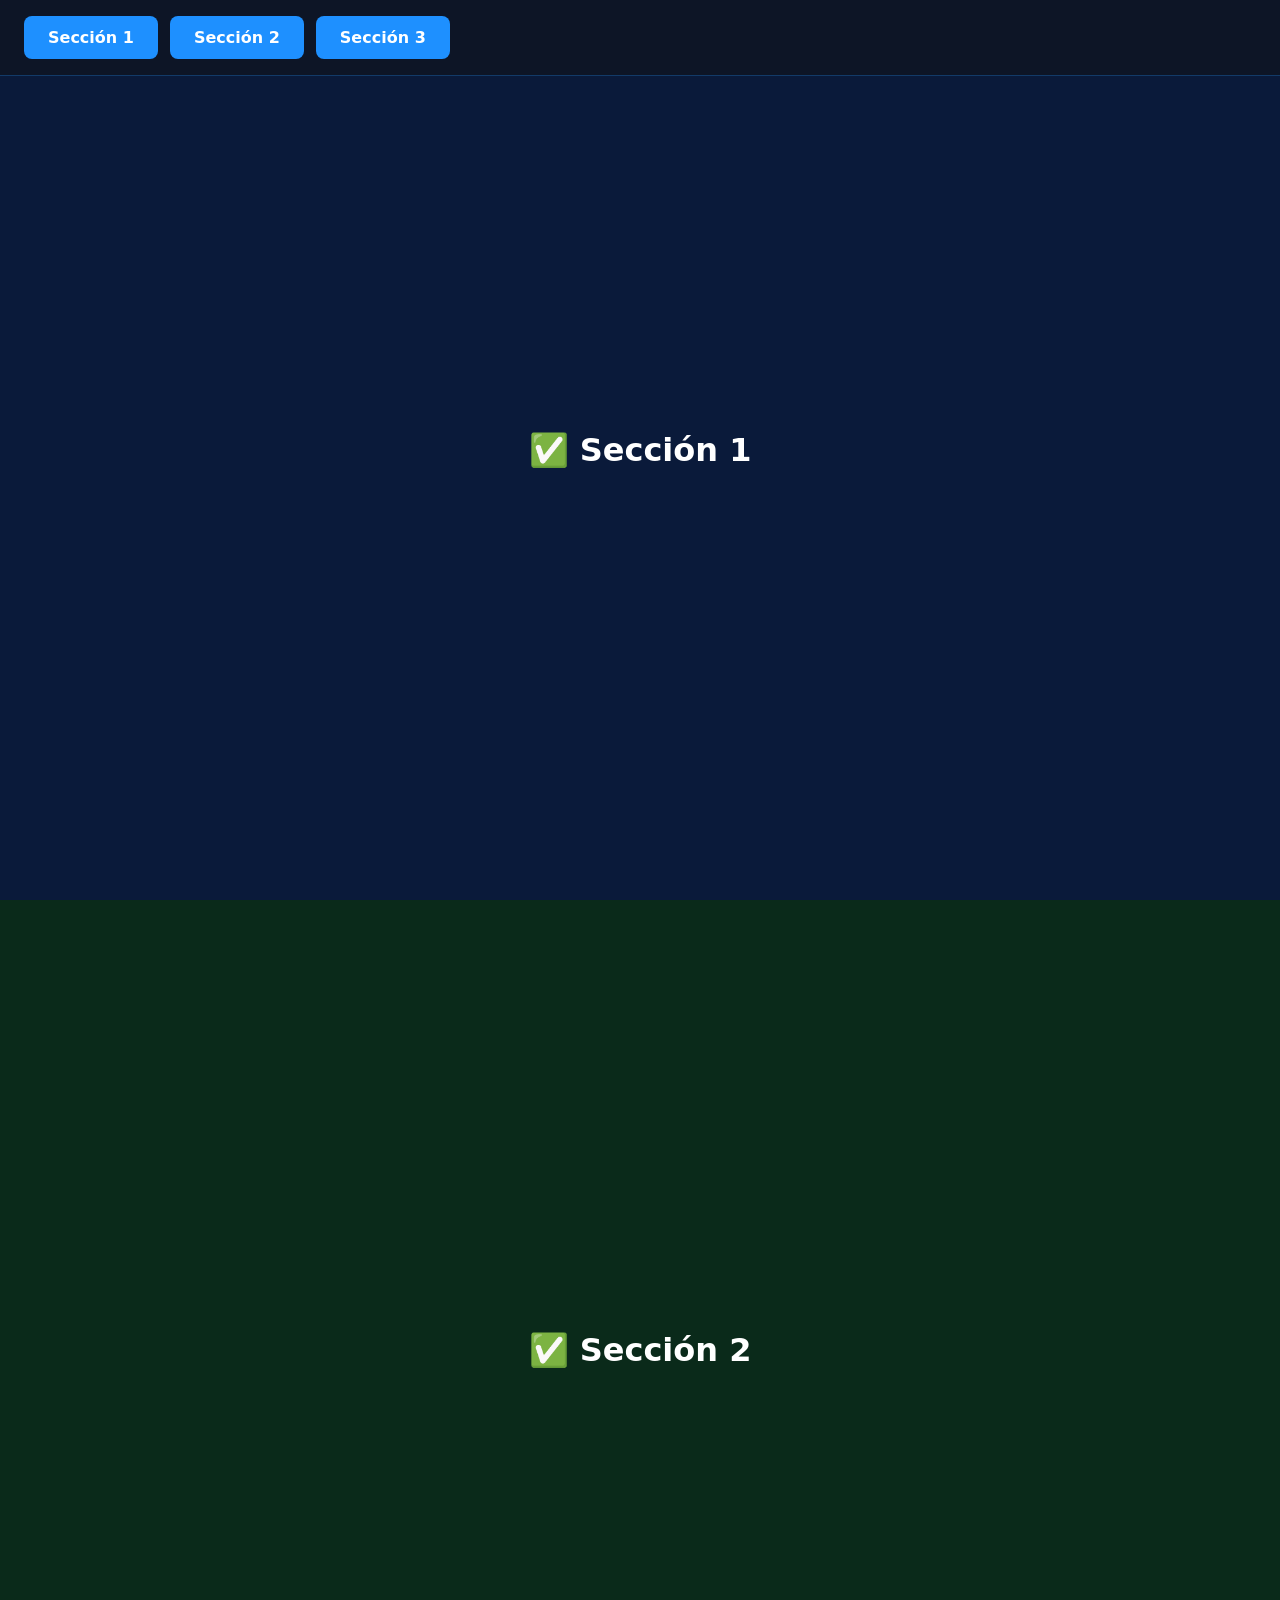
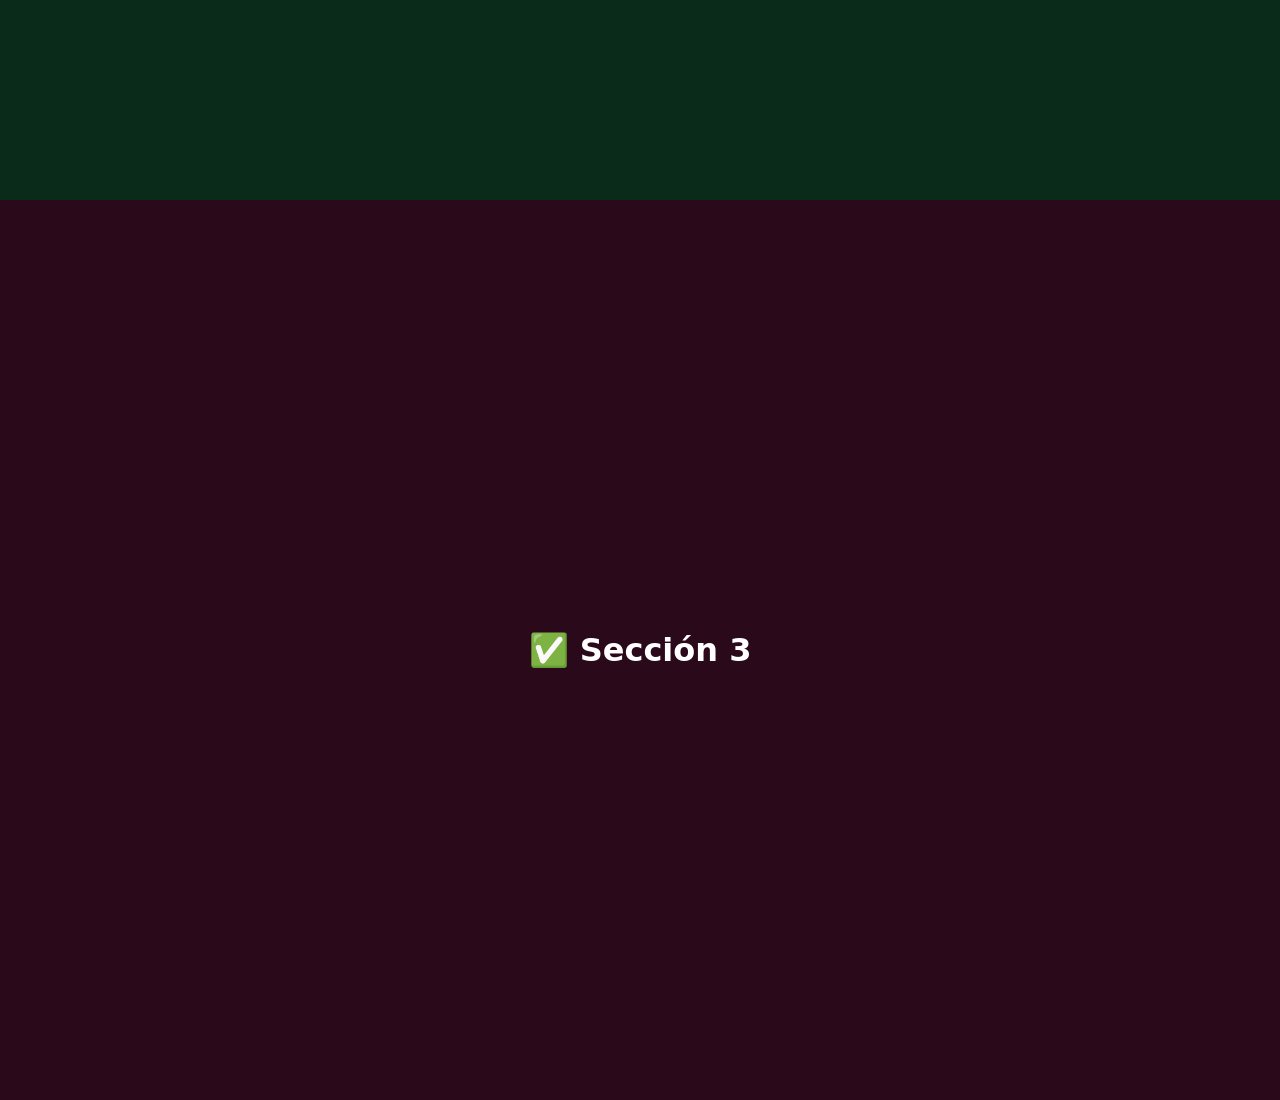
<file: test.html>
<!DOCTYPE html>
<html lang="es">
<head>
  <meta charset="UTF-8" />
  <meta name="viewport" content="width=device-width, initial-scale=1.0" />
  <title>Test anchor links — iOS Safari</title>
  <style>
    * { box-sizing: border-box; margin: 0; padding: 0; }

    html { scroll-behavior: smooth; }

    body {
      font-family: system-ui, sans-serif;
      background: #050810;
      color: #fff;
    }

    /* ── NAV fija con los 3 botones ── */
    nav {
      position: fixed;
      top: 0; left: 0; right: 0;
      background: #0d1526;
      border-bottom: 1px solid rgba(30,144,255,.3);
      display: flex;
      gap: 12px;
      padding: 16px 24px;
      z-index: 10;
    }

    nav a {
      display: inline-block;
      background: #1E90FF;
      color: #fff;
      text-decoration: none;
      padding: 12px 24px;
      border-radius: 8px;
      font-size: 1rem;
      font-weight: 600;
      cursor: pointer;
      touch-action: manipulation;
      -webkit-tap-highlight-color: transparent;
    }

    nav a:active { opacity: 0.8; }

    /* ── Secciones ── */
    section {
      min-height: 100vh;
      display: flex;
      align-items: center;
      justify-content: center;
      font-size: 2rem;
      font-weight: 700;
      scroll-margin-top: 72px;
    }

    #seccion-1 { background: #0a1a3a; }
    #seccion-2 { background: #0a2a1a; }
    #seccion-3 { background: #2a0a1a; }
  </style>
</head>
<body>

  <nav>
    <a href="#seccion-1">Sección 1</a>
    <a href="#seccion-2">Sección 2</a>
    <a href="#seccion-3">Sección 3</a>
  </nav>

  <section id="seccion-1">✅ Sección 1</section>
  <section id="seccion-2">✅ Sección 2</section>
  <section id="seccion-3">✅ Sección 3</section>

</body>
</html>
</file>
<file: styles.css>
/* ============================================================
   AMN SYSTEMS — BRUTAL PREMIUM DARK
   Design: Neo-brutalist dark + electric violet/cyan accents
   Font: Space Grotesk (headings) + Inter (body)
   ============================================================ */

/* ---------- TOKENS ---------- */
:root {
  --bg:        #050508;
  --bg-1:      #0A0A12;
  --bg-2:      #0F0F1A;
  --bg-card:   #111120;
  --border:    rgba(255,255,255,0.07);
  --border-hi: rgba(255,255,255,0.15);

  --violet:    #7C3AED;
  --violet-lt: #A78BFA;
  --cyan:      #06B6D4;
  --cyan-lt:   #67E8F9;
  --gold:      #F59E0B;
  --gold-lt:   #FCD34D;
  --red:       #FF2D55;

  --white:     #FFFFFF;
  --gray-1:    #E5E7EB;
  --gray-2:    #9CA3AF;
  --gray-3:    #6B7280;
  --gray-4:    #374151;

  --radius:    4px;
  --radius-lg: 8px;
  --ease:      cubic-bezier(0.22, 1, 0.36, 1);
}

/* ---------- RESET ---------- */
*, *::before, *::after { box-sizing: border-box; margin: 0; padding: 0; }
html { scroll-behavior: smooth; font-size: 16px; }
body {
  background: var(--bg);
  color: var(--white);
  font-family: 'Inter', system-ui, -apple-system, sans-serif;
  font-size: 1rem;
  line-height: 1.6;
  -webkit-font-smoothing: antialiased;
  overflow-x: hidden;
}
a { color: inherit; text-decoration: none; }
img { display: block; max-width: 100%; }
ul { list-style: none; }
button { border: none; background: none; font: inherit; cursor: pointer; }
input, select, textarea { font: inherit; }

::-webkit-scrollbar { width: 4px; }
::-webkit-scrollbar-track { background: var(--bg); }
::-webkit-scrollbar-thumb { background: var(--violet); border-radius: 2px; }
::selection { background: var(--violet); color: #fff; }

/* ============================================================
   ANIMATIONS
   ============================================================ */
@keyframes fadeUp {
  from { opacity: 0; transform: translateY(32px); }
  to   { opacity: 1; transform: translateY(0); }
}
@keyframes fadeIn {
  from { opacity: 0; }
  to   { opacity: 1; }
}
@keyframes gradientShift {
  0%   { background-position: 0% 50%; }
  50%  { background-position: 100% 50%; }
  100% { background-position: 0% 50%; }
}
@keyframes pulseDot {
  0%, 100% { opacity: 1; transform: scale(1); }
  50%       { opacity: 0.4; transform: scale(0.8); }
}
@keyframes marquee {
  from { transform: translateX(0); }
  to   { transform: translateX(-50%); }
}
@keyframes float {
  0%, 100% { transform: translateY(0) rotate(0deg); }
  33%       { transform: translateY(-20px) rotate(2deg); }
  66%       { transform: translateY(-9px) rotate(-1deg); }
}
@keyframes loaderFill {
  0%   { width: 0%; }
  80%  { width: 90%; }
  100% { width: 100%; }
}
@keyframes loaderFade {
  0%   { opacity: 1; visibility: visible; }
  100% { opacity: 0; visibility: hidden; }
}
@keyframes slideInRight {
  from { transform: translateX(90px); opacity: 0; }
  to   { transform: translateX(0);    opacity: 1; }
}
@keyframes bounce-dot {
  0%, 60%, 100% { transform: translateY(0); }
  30%           { transform: translateY(-5px); }
}
@keyframes ring-pulse {
  0%, 100% { transform: scale(1);    opacity: 0.4; }
  50%       { transform: scale(1.14); opacity: 0; }
}
@keyframes spinArc {
  to { transform: rotate(360deg); }
}
@keyframes revealLine {
  from { transform: scaleX(0); }
  to   { transform: scaleX(1); }
}

@media (prefers-reduced-motion: reduce) {
  *, *::before, *::after {
    animation-duration: 0.01ms !important;
    animation-iteration-count: 1 !important;
    transition-duration: 0.01ms !important;
  }
}

/* ============================================================
   LOADER
   ============================================================ */
.loader {
  position: fixed;
  inset: 0;
  z-index: 9999;
  background: var(--bg);
  display: flex;
  align-items: center;
  justify-content: center;
  flex-direction: column;
  gap: 28px;
  animation: loaderFade 0.5s ease 2.3s forwards;
}
.loader.done { display: none; }
.loader__logo {
  font-family: 'Space Grotesk', sans-serif;
  font-size: clamp(2rem, 6vw, 3.5rem);
  font-weight: 700;
  letter-spacing: -0.03em;
  color: var(--white);
  animation: fadeIn 0.5s var(--ease) 0.1s both;
}
.loader__logo span { color: var(--violet); }
.loader__track {
  width: min(300px, 80vw);
  height: 2px;
  background: var(--bg-2);
  border-radius: 2px;
  overflow: hidden;
  animation: fadeIn 0.4s ease 0.3s both;
}
.loader__fill {
  height: 100%;
  background: linear-gradient(90deg, var(--violet), var(--cyan));
  border-radius: 2px;
  animation: loaderFill 1.8s var(--ease) 0.4s forwards;
}
.loader__label {
  font-size: 0.72rem;
  letter-spacing: 0.15em;
  text-transform: uppercase;
  color: var(--gray-3);
  animation: fadeIn 0.4s ease 0.6s both;
}

/* ============================================================
   NAV
   ============================================================ */
.nav {
  position: fixed;
  top: 12px;
  left: 50%;
  transform: translateX(-50%);
  width: calc(100% - 32px);
  max-width: 1280px;
  z-index: 100;
  background: rgba(5,5,8,0.82);
  backdrop-filter: blur(24px);
  -webkit-backdrop-filter: blur(24px);
  border: 1px solid var(--border);
  border-radius: 10px;
  transition: background 0.3s, border-color 0.3s, box-shadow 0.3s;
}
.nav.scrolled {
  background: rgba(5,5,8,0.96);
  border-color: var(--border-hi);
  box-shadow: 0 8px 40px rgba(0,0,0,0.5);
}
.nav__inner {
  display: flex;
  align-items: center;
  justify-content: space-between;
  padding: 12px 20px;
  gap: 20px;
}
.nav__logo {
  font-family: 'Space Grotesk', sans-serif;
  font-size: 1.15rem;
  font-weight: 700;
  letter-spacing: -0.02em;
  white-space: nowrap;
  cursor: pointer;
  -webkit-tap-highlight-color: transparent;
}
.nav__logo span { color: var(--violet); }
.nav__links {
  display: flex;
  align-items: center;
  gap: 4px;
}
.nav__links a {
  font-size: 0.85rem;
  color: var(--gray-2);
  padding: 7px 13px;
  border-radius: var(--radius);
  transition: color 0.2s, background 0.2s;
  cursor: pointer;
  white-space: nowrap;
  -webkit-tap-highlight-color: transparent;
  min-height: 44px;
  display: flex;
  align-items: center;
}
.nav__links a:hover { color: var(--white); background: rgba(255,255,255,0.06); }

.nav__burger {
  display: none;
  flex-direction: column;
  gap: 5px;
  width: 44px;
  height: 44px;
  align-items: center;
  justify-content: center;
  border-radius: var(--radius);
  cursor: pointer;
  transition: background 0.2s;
  -webkit-tap-highlight-color: transparent;
  flex-shrink: 0;
}
.nav__burger:hover { background: rgba(255,255,255,0.06); }
.nav__burger span {
  display: block;
  width: 22px;
  height: 2px;
  background: var(--white);
  border-radius: 2px;
  transition: transform 0.3s var(--ease), opacity 0.3s;
  pointer-events: none;
}
.nav__burger.open span:nth-child(1) { transform: translateY(7px) rotate(45deg); }
.nav__burger.open span:nth-child(2) { opacity: 0; }
.nav__burger.open span:nth-child(3) { transform: translateY(-7px) rotate(-45deg); }

.nav__mobile {
  display: none;
  flex-direction: column;
  gap: 2px;
  padding: 0 12px 12px;
}
.nav__mobile.open { display: flex; }
.nav__mobile a {
  padding: 13px 16px;
  font-size: 0.95rem;
  color: var(--gray-1);
  border-radius: var(--radius);
  cursor: pointer;
  transition: background 0.2s, color 0.2s;
  min-height: 44px;
  display: flex;
  align-items: center;
  -webkit-tap-highlight-color: transparent;
}
.nav__mobile a:hover { background: rgba(255,255,255,0.06); color: var(--white); }
.nav__mobile a.btn { min-height: 44px; justify-content: center; margin-top: 6px; }

/* ============================================================
   BUTTONS
   ============================================================ */
.btn {
  display: inline-flex;
  align-items: center;
  justify-content: center;
  gap: 8px;
  padding: 12px 24px;
  border-radius: var(--radius);
  font-family: 'Space Grotesk', sans-serif;
  font-size: 0.9rem;
  font-weight: 600;
  letter-spacing: -0.01em;
  line-height: 1;
  cursor: pointer;
  transition: transform 0.18s var(--ease), box-shadow 0.18s, background 0.18s, color 0.18s, border-color 0.18s;
  white-space: nowrap;
  min-height: 44px;
  -webkit-tap-highlight-color: transparent;
  touch-action: manipulation;
  text-decoration: none;
  border: 2px solid transparent;
  position: relative;
}
.btn:active { transform: scale(0.97) !important; }

.btn--primary {
  background: var(--violet);
  color: #fff;
  border-color: var(--violet);
}
.btn--primary:hover {
  background: #6D28D9;
  border-color: #6D28D9;
  box-shadow: 0 0 0 4px rgba(124,58,237,0.22), 0 8px 24px rgba(124,58,237,0.35);
}
.btn--gold {
  background: var(--gold);
  color: #000;
  border-color: var(--gold);
  font-weight: 700;
}
.btn--gold:hover {
  background: var(--gold-lt);
  border-color: var(--gold-lt);
  box-shadow: 0 0 0 4px rgba(245,158,11,0.22), 0 8px 24px rgba(245,158,11,0.3);
}
.btn--outline {
  background: transparent;
  color: var(--white);
  border-color: var(--border-hi);
}
.btn--outline:hover {
  background: rgba(255,255,255,0.05);
  border-color: rgba(255,255,255,0.28);
}
.btn--nav {
  background: var(--violet);
  color: #fff;
  border-color: var(--violet);
  padding: 8px 16px;
  font-size: 0.82rem;
  min-height: 36px;
}
.btn--nav:hover { background: #6D28D9; border-color: #6D28D9; }
.btn--full { width: 100%; }
.btn--lg { padding: 15px 32px; font-size: 1rem; min-height: 52px; }
.btn--icon svg { width: 18px; height: 18px; flex-shrink: 0; }
.btn--electric {
  background: var(--cyan);
  color: #000;
  border-color: var(--cyan);
  font-weight: 700;
}
.btn--electric:hover {
  background: #22d3ee;
  border-color: #22d3ee;
  box-shadow: 0 0 0 4px rgba(6,182,212,0.22), 0 8px 24px rgba(6,182,212,0.35);
}
.btn--ghost {
  background: transparent;
  color: var(--gray-2);
  border-color: rgba(255,255,255,0.12);
  font-size: 0.9rem;
  padding: 10px 20px;
  min-height: 44px;
}
.btn--ghost:hover {
  color: var(--white);
  border-color: rgba(255,255,255,0.3);
  background: rgba(255,255,255,0.04);
}

/* ============================================================
   LAYOUT
   ============================================================ */
.container {
  width: 100%;
  max-width: 1280px;
  margin: 0 auto;
  padding: 0 24px;
}
.section { padding: 120px 0; }

.section-label {
  display: inline-flex;
  align-items: center;
  gap: 8px;
  font-size: 0.72rem;
  font-weight: 600;
  letter-spacing: 0.14em;
  text-transform: uppercase;
  color: var(--violet-lt);
  margin-bottom: 14px;
}
.section-label::before {
  content: '';
  display: block;
  width: 18px;
  height: 2px;
  background: var(--violet);
  border-radius: 2px;
}
.section-title {
  font-family: 'Space Grotesk', sans-serif;
  font-size: clamp(2rem, 4vw, 3.25rem);
  font-weight: 700;
  letter-spacing: -0.04em;
  line-height: 1.08;
  color: var(--white);
  margin-bottom: 16px;
}
.section-sub {
  font-size: 1.05rem;
  color: var(--gray-2);
  line-height: 1.65;
  max-width: 540px;
}
.text-gradient {
  background: linear-gradient(135deg, var(--violet-lt) 0%, var(--cyan-lt) 100%);
  -webkit-background-clip: text;
  -webkit-text-fill-color: transparent;
  background-clip: text;
}

/* Reveal */
.reveal {
  opacity: 0;
  transform: translateY(28px);
  transition: opacity 0.65s var(--ease), transform 0.65s var(--ease);
}
.reveal.visible { opacity: 1; transform: translateY(0); }

/* ============================================================
   HERO
   ============================================================ */
.hero {
  position: relative;
  min-height: 100vh;
  display: flex;
  align-items: center;
  padding: 140px 0 90px;
  overflow: hidden;
  background: var(--bg);
}
.hero::before {
  content: '';
  position: absolute;
  inset: 0;
  background-image:
    linear-gradient(rgba(124,58,237,0.055) 1px, transparent 1px),
    linear-gradient(90deg, rgba(124,58,237,0.055) 1px, transparent 1px);
  background-size: 64px 64px;
  mask-image: radial-gradient(ellipse 75% 70% at 50% 40%, black 30%, transparent 100%);
  -webkit-mask-image: radial-gradient(ellipse 75% 70% at 50% 40%, black 30%, transparent 100%);
  pointer-events: none;
}
.hero__glow {
  position: absolute;
  border-radius: 50%;
  pointer-events: none;
  filter: blur(100px);
}
.hero__glow--1 {
  width: 700px;
  height: 700px;
  background: rgba(124,58,237,0.13);
  top: -150px;
  right: -150px;
  animation: float 9s ease-in-out infinite;
}
.hero__glow--2 {
  width: 450px;
  height: 450px;
  background: rgba(6,182,212,0.08);
  bottom: -50px;
  left: 10%;
  animation: float 11s ease-in-out 3s infinite;
}

.hero__inner {
  position: relative;
  z-index: 1;
  width: 100%;
  max-width: 1280px;
  margin: 0 auto;
  padding: 0 24px;
}
.hero__tag {
  display: inline-flex;
  align-items: center;
  gap: 8px;
  background: rgba(124,58,237,0.1);
  border: 1px solid rgba(124,58,237,0.28);
  border-radius: 100px;
  padding: 5px 14px 5px 8px;
  font-size: 0.77rem;
  font-weight: 500;
  color: var(--violet-lt);
  margin-bottom: 32px;
  animation: fadeUp 0.7s var(--ease) 2.5s both;
}
.hero__tag-dot {
  width: 8px;
  height: 8px;
  background: var(--violet);
  border-radius: 50%;
  animation: pulseDot 2s ease infinite;
  flex-shrink: 0;
}
.hero__title {
  font-family: 'Space Grotesk', sans-serif;
  font-size: clamp(2.8rem, 7vw, 7rem);
  font-weight: 700;
  letter-spacing: -0.05em;
  line-height: 1.0;
  color: var(--white);
  margin-bottom: 28px;
  animation: fadeUp 0.8s var(--ease) 2.65s both;
}
.hero__title em {
  font-style: normal;
  background: linear-gradient(130deg, var(--violet-lt), var(--cyan), var(--gold-lt));
  background-size: 200% auto;
  -webkit-background-clip: text;
  -webkit-text-fill-color: transparent;
  background-clip: text;
  animation: gradientShift 5s linear infinite;
}
.hero__sub {
  font-size: clamp(1rem, 2vw, 1.2rem);
  color: var(--gray-2);
  line-height: 1.65;
  max-width: 580px;
  margin-bottom: 40px;
  animation: fadeUp 0.8s var(--ease) 2.8s both;
}
.hero__actions {
  display: flex;
  flex-wrap: wrap;
  gap: 12px;
  margin-bottom: 64px;
  animation: fadeUp 0.8s var(--ease) 2.95s both;
}
.hero__stats {
  display: inline-flex;
  flex-wrap: wrap;
  border: 1px solid var(--border);
  border-radius: var(--radius-lg);
  overflow: hidden;
  background: var(--bg-1);
  animation: fadeUp 0.8s var(--ease) 3.1s both;
}
.hero__stat {
  padding: 20px 36px;
  border-right: 1px solid var(--border);
  text-align: center;
}
.hero__stat:last-child { border-right: none; }
.hero__stat-num {
  font-family: 'Space Grotesk', sans-serif;
  font-size: clamp(1.8rem, 3vw, 2.4rem);
  font-weight: 700;
  letter-spacing: -0.04em;
  color: var(--white);
  line-height: 1;
  margin-bottom: 5px;
}
.hero__stat-sfx { color: var(--violet-lt); }
.hero__stat-label { font-size: 0.76rem; color: var(--gray-3); white-space: nowrap; }

/* ============================================================
   MARQUEE
   ============================================================ */
.marquee-section {
  border-top: 1px solid var(--border);
  border-bottom: 1px solid var(--border);
  padding: 18px 0;
  overflow: hidden;
  background: var(--bg-1);
}
.marquee-track {
  display: flex;
  width: max-content;
  animation: marquee 24s linear infinite;
}
.marquee-track:hover { animation-play-state: paused; }
.marquee-item {
  display: flex;
  align-items: center;
  gap: 10px;
  padding: 0 36px;
  font-size: 0.77rem;
  font-weight: 600;
  letter-spacing: 0.1em;
  text-transform: uppercase;
  color: var(--gray-3);
  white-space: nowrap;
}
.marquee-dot {
  width: 4px;
  height: 4px;
  background: var(--violet);
  border-radius: 50%;
  flex-shrink: 0;
}

/* ============================================================
   SERVICES GRID
   ============================================================ */
.svc-section { background: var(--bg); }
.svc-section__header { text-align: center; margin-bottom: 56px; }
.svc-section__header .section-label { justify-content: center; }

.svc-grid {
  display: grid;
  grid-template-columns: repeat(3, 1fr);
  gap: 16px;
}

.svc-card {
  position: relative;
  background: #111111;
  border: 1px solid rgba(255,255,255,0.08);
  border-radius: 16px;
  padding: 20px 20px 22px;
  display: flex;
  flex-direction: column;
  gap: 12px;
  transition: border-color 0.22s, box-shadow 0.22s, transform 0.22s;
  box-shadow: 0 2px 14px rgba(0,0,0,0.45);
  overflow: hidden;
  cursor: default;
}
.svc-card:hover {
  border-color: var(--cyan);
  box-shadow: 0 0 0 1px var(--cyan), 0 10px 36px rgba(6,182,212,0.13);
  transform: translateY(-3px);
}

.svc-card__num {
  font-size: 0.65rem;
  font-weight: 700;
  letter-spacing: 0.2em;
  color: var(--cyan);
  font-family: 'Space Grotesk', sans-serif;
}

.svc-card__visual {
  height: 160px;
  border-radius: 10px;
  background: #0b0b18;
  overflow: hidden;
  flex-shrink: 0;
  display: flex;
  align-items: center;
  justify-content: center;
}
.svc-card__visual svg { width: 100%; height: 100%; display: block; }

.svc-card__title {
  font-family: 'Space Grotesk', sans-serif;
  font-size: 1rem;
  font-weight: 700;
  color: var(--white);
  letter-spacing: -0.025em;
  line-height: 1.25;
}

.svc-card__desc {
  font-size: 0.84rem;
  color: var(--gray-2);
  line-height: 1.55;
  flex: 1;
}

.svc-card__tags {
  display: flex;
  flex-wrap: wrap;
  gap: 5px;
  margin-top: 4px;
}
.svc-card__tags span {
  font-size: 0.67rem;
  font-weight: 500;
  color: var(--gray-3);
  border: 1px solid rgba(255,255,255,0.08);
  border-radius: 100px;
  padding: 3px 10px;
}

.svc-card__arrow {
  position: absolute;
  top: 18px;
  right: 18px;
  width: 26px;
  height: 26px;
  border-radius: 50%;
  background: rgba(6,182,212,0.14);
  display: flex;
  align-items: center;
  justify-content: center;
  opacity: 0;
  transform: scale(0.6) translateY(6px);
  transition: opacity 0.2s, transform 0.2s;
  pointer-events: none;
}
.svc-card:hover .svc-card__arrow {
  opacity: 1;
  transform: scale(1) translateY(0);
}
.svc-card__arrow svg { width: 13px; height: 13px; color: var(--cyan); flex-shrink: 0; }

/* 7th card spans full row on desktop */
.svc-card--wide { grid-column: 1 / -1; flex-direction: row; align-items: flex-start; gap: 28px; }
.svc-card--wide .svc-card__visual { flex: 0 0 420px; height: 180px; }
.svc-card--wide .svc-card__title { font-size: 1.1rem; }
@media (max-width: 1024px) {
  .svc-card--wide { flex-direction: column; }
  .svc-card--wide .svc-card__visual { flex: none; width: 100%; height: 160px; }
}

/* ============================================================
   INTERACTIVE CONTACT FORM
   ============================================================ */
.contact { background: var(--bg); }
.contact__head { text-align: center; margin-bottom: 52px; }
.contact__head h2 {
  font-family: 'Space Grotesk', sans-serif;
  font-size: clamp(2rem, 4vw, 3.5rem);
  font-weight: 700;
  letter-spacing: -0.04em;
  line-height: 1.1;
  color: var(--white);
  margin-bottom: 28px;
}
.contact__head h2 .electric { color: var(--cyan); }
.contact__meta {
  display: flex;
  justify-content: center;
  gap: 32px;
  flex-wrap: wrap;
}
.contact__meta-item {
  display: flex;
  align-items: center;
  gap: 8px;
  font-size: 0.875rem;
  color: var(--gray-2);
}
.contact__meta-item svg { width: 15px; height: 15px; color: var(--violet-lt); flex-shrink: 0; }
.contact__meta-item a {
  color: inherit;
  cursor: pointer;
  transition: color 0.2s;
  -webkit-tap-highlight-color: transparent;
}
.contact__meta-item a:hover { color: var(--white); }

.iForm {
  max-width: 780px;
  margin: 0 auto;
  display: flex;
  flex-direction: column;
  gap: 36px;
}
.iForm__group { display: flex; flex-direction: column; gap: 12px; }
.iForm__q {
  font-family: 'Space Grotesk', sans-serif;
  font-size: 0.9rem;
  font-weight: 600;
  color: var(--gray-1);
  letter-spacing: -0.01em;
}
.iForm__chips { display: flex; flex-wrap: wrap; gap: 10px; }

.chip {
  display: inline-flex;
  align-items: center;
  padding: 9px 18px;
  border: 1px solid rgba(255,255,255,0.1);
  border-radius: 100px;
  background: transparent;
  color: var(--gray-2);
  font-family: 'Inter', sans-serif;
  font-size: 0.855rem;
  font-weight: 500;
  cursor: pointer;
  transition: background 0.16s, border-color 0.16s, color 0.16s, transform 0.14s;
  touch-action: manipulation;
  -webkit-tap-highlight-color: transparent;
  min-height: 42px;
  white-space: nowrap;
}
.chip:hover { border-color: rgba(255,255,255,0.28); color: var(--white); }
.chip:active { transform: scale(0.95); }
.chip.selected {
  background: var(--violet);
  border-color: var(--violet);
  color: #fff;
  font-weight: 600;
}
.iForm__sep { height: 1px; background: var(--border); }
.iForm__fields {
  display: grid;
  grid-template-columns: 1fr 1fr;
  gap: 14px;
}
.iForm__msg { grid-column: 1 / -1; }

/* ============================================================
   METRICS
   ============================================================ */
.metrics {
  background: var(--bg-1);
  border-top: 1px solid var(--border);
  border-bottom: 1px solid var(--border);
  padding: 80px 0;
}
.metrics__grid {
  display: grid;
  grid-template-columns: repeat(4, 1fr);
}
.metrics__item {
  padding: 0 40px;
  border-right: 1px solid var(--border);
  text-align: center;
}
.metrics__item:first-child { padding-left: 0; text-align: left; }
.metrics__item:last-child { border-right: none; padding-right: 0; text-align: right; }
.metrics__num {
  font-family: 'Space Grotesk', sans-serif;
  font-size: clamp(2.4rem, 4vw, 4rem);
  font-weight: 700;
  letter-spacing: -0.05em;
  line-height: 1;
  margin-bottom: 8px;
  background: linear-gradient(135deg, var(--white), var(--violet-lt));
  -webkit-background-clip: text;
  -webkit-text-fill-color: transparent;
  background-clip: text;
}
.metrics__sfx { -webkit-text-fill-color: var(--violet-lt); }
.metrics__label { font-size: 0.8rem; color: var(--gray-3); }

/* ============================================================
   CASES
   ============================================================ */
.cases { background: var(--bg); }
.cases__header { margin-bottom: 56px; }
.cases__grid {
  display: grid;
  grid-template-columns: repeat(3, 1fr);
  gap: 16px;
  margin-bottom: 64px;
}
.case-card {
  background: var(--bg-card);
  border: 1px solid var(--border);
  border-radius: var(--radius-lg);
  padding: 32px;
  display: flex;
  flex-direction: column;
  gap: 16px;
  cursor: default;
  transition: border-color 0.3s, transform 0.3s var(--ease);
}
.case-card:hover { border-color: rgba(124,58,237,0.38); transform: translateY(-4px); }
.case-card--featured { border-color: rgba(124,58,237,0.28); background: rgba(124,58,237,0.055); }
.case-card--featured:hover { border-color: rgba(124,58,237,0.6); }
.case-card__top { display: flex; align-items: center; justify-content: space-between; gap: 8px; }
.case-card__industry { font-size: 0.7rem; font-weight: 600; letter-spacing: 0.1em; text-transform: uppercase; color: var(--gray-3); }
.badge {
  display: inline-block;
  padding: 3px 10px;
  border-radius: 100px;
  font-size: 0.68rem;
  font-weight: 600;
  letter-spacing: 0.04em;
  white-space: nowrap;
}
.badge--violet { background: rgba(124,58,237,0.18); color: var(--violet-lt); border: 1px solid rgba(124,58,237,0.3); }
.badge--cyan   { background: rgba(6,182,212,0.14);  color: var(--cyan-lt);   border: 1px solid rgba(6,182,212,0.28); }
.badge--gold   { background: rgba(245,158,11,0.14); color: var(--gold-lt);   border: 1px solid rgba(245,158,11,0.28); }
.badge--green  { background: rgba(16,185,129,0.14); color: #6EE7B7;          border: 1px solid rgba(16,185,129,0.28); }
.case-card h3 {
  font-family: 'Space Grotesk', sans-serif;
  font-size: 1rem;
  font-weight: 700;
  letter-spacing: -0.02em;
  color: var(--white);
  line-height: 1.3;
}
.case-card p { font-size: 0.855rem; color: var(--gray-2); line-height: 1.6; flex: 1; }
.case-stats { display: grid; grid-template-columns: repeat(3, 1fr); gap: 8px; }
.case-stat {
  background: var(--bg-2);
  border-radius: var(--radius);
  padding: 10px 8px;
  text-align: center;
}
.case-stat strong {
  display: block;
  font-family: 'Space Grotesk', sans-serif;
  font-size: 1.1rem;
  font-weight: 700;
  letter-spacing: -0.03em;
  color: var(--white);
  line-height: 1;
  margin-bottom: 3px;
}
.case-stat span { font-size: 0.65rem; color: var(--gray-3); }
.case-card blockquote {
  font-size: 0.82rem;
  color: var(--gray-2);
  font-style: italic;
  border-left: 2px solid var(--violet);
  padding-left: 12px;
  line-height: 1.55;
}
.case-card cite { display: block; font-style: normal; font-size: 0.7rem; color: var(--gray-3); margin-top: 4px; }
.case-bar { display: flex; align-items: center; gap: 10px; }
.case-bar__track {
  flex: 1;
  height: 3px;
  background: var(--bg-2);
  border-radius: 2px;
  overflow: hidden;
}
.case-bar__fill {
  height: 100%;
  border-radius: 2px;
  width: 0;
  transition: width 1.4s var(--ease);
}
.case-bar span { font-size: 0.72rem; font-weight: 600; color: var(--gray-3); white-space: nowrap; }
.cases__cta { text-align: center; }
.cases__cta p {
  font-family: 'Space Grotesk', sans-serif;
  font-size: 1.25rem;
  font-weight: 600;
  letter-spacing: -0.02em;
  color: var(--gray-1);
  margin-bottom: 24px;
}

/* ============================================================
   TESTIMONIAL
   ============================================================ */
.testimonial {
  background: var(--bg-1);
  border-top: 1px solid var(--border);
  border-bottom: 1px solid var(--border);
  padding: 80px 0;
  position: relative;
  overflow: hidden;
}
.testimonial::before {
  content: '"';
  position: absolute;
  top: -40px;
  left: 50%;
  transform: translateX(-50%);
  font-family: 'Space Grotesk', sans-serif;
  font-size: 20rem;
  font-weight: 700;
  color: rgba(124,58,237,0.04);
  line-height: 1;
  pointer-events: none;
  user-select: none;
}
.testimonial__inner { max-width: 800px; margin: 0 auto; text-align: center; position: relative; z-index: 1; }
.testimonial__stars { display: flex; justify-content: center; gap: 4px; margin-bottom: 24px; }
.testimonial__star { width: 18px; height: 18px; color: var(--gold); flex-shrink: 0; }
.testimonial__quote {
  font-family: 'Space Grotesk', sans-serif;
  font-size: clamp(1.1rem, 2.5vw, 1.55rem);
  font-weight: 500;
  letter-spacing: -0.02em;
  line-height: 1.45;
  color: var(--gray-1);
  font-style: normal;
  margin-bottom: 32px;
}
.testimonial__quote em { font-style: normal; color: var(--white); font-weight: 600; }
.testimonial__author { display: flex; align-items: center; justify-content: center; gap: 14px; }
.testimonial__avatar {
  width: 48px;
  height: 48px;
  border-radius: 50%;
  background: linear-gradient(135deg, var(--violet), var(--cyan));
  display: flex;
  align-items: center;
  justify-content: center;
  font-family: 'Space Grotesk', sans-serif;
  font-weight: 700;
  font-size: 0.85rem;
  color: #fff;
  flex-shrink: 0;
}
.testimonial__name { font-family: 'Space Grotesk', sans-serif; font-size: 0.95rem; font-weight: 600; color: var(--white); margin-bottom: 2px; }
.testimonial__role { font-size: 0.78rem; color: var(--gray-3); }

/* ============================================================
   WHY AMN
   ============================================================ */
.why { background: var(--bg); }
.why__inner { display: grid; grid-template-columns: 1fr 1fr; gap: 80px; align-items: start; }
.why__left { position: sticky; top: 100px; }
.why__left .section-sub { margin-bottom: 32px; }
.why-items { display: flex; flex-direction: column; gap: 4px; }
.why-item {
  display: flex;
  gap: 18px;
  padding: 22px;
  border-radius: var(--radius-lg);
  border: 1px solid transparent;
  transition: background 0.25s, border-color 0.25s;
  cursor: default;
}
.why-item:hover { background: var(--bg-card); border-color: var(--border); }
.why-item__icon { width: 38px; height: 38px; color: var(--violet-lt); flex-shrink: 0; margin-top: 2px; }
.why-item__icon svg { width: 100%; height: 100%; }
.why-item h4 {
  font-family: 'Space Grotesk', sans-serif;
  font-size: 0.95rem;
  font-weight: 700;
  letter-spacing: -0.01em;
  color: var(--white);
  margin-bottom: 5px;
}
.why-item p { font-size: 0.855rem; color: var(--gray-2); line-height: 1.6; }

/* ============================================================
   PROCESS
   ============================================================ */
.process { background: var(--bg-1); border-top: 1px solid var(--border); padding: 100px 0; }
.process__header { text-align: center; margin-bottom: 72px; }
.process__header .section-label { justify-content: center; }
.process__grid {
  display: grid;
  grid-template-columns: repeat(4, 1fr);
  position: relative;
}
.process__line {
  position: absolute;
  top: 27px;
  left: calc(12.5% + 20px);
  right: calc(12.5% + 20px);
  height: 1px;
  background: linear-gradient(90deg, transparent, var(--violet), var(--cyan), transparent);
}
.process-step { padding: 0 20px; text-align: center; }
.process-step__num {
  width: 56px;
  height: 56px;
  border-radius: 50%;
  border: 2px solid var(--violet);
  background: var(--bg-1);
  display: flex;
  align-items: center;
  justify-content: center;
  font-family: 'Space Grotesk', sans-serif;
  font-size: 1rem;
  font-weight: 700;
  color: var(--violet-lt);
  margin: 0 auto 20px;
  position: relative;
  z-index: 1;
}
.process-step h4 {
  font-family: 'Space Grotesk', sans-serif;
  font-size: 0.9rem;
  font-weight: 700;
  color: var(--white);
  margin-bottom: 8px;
  letter-spacing: -0.01em;
}
.process-step p { font-size: 0.8rem; color: var(--gray-3); line-height: 1.55; }

/* ============================================================
   CONTACT
   ============================================================ */
.contact { background: var(--bg); }
.contact__inner { display: grid; grid-template-columns: 1fr 1.3fr; gap: 72px; align-items: start; }
.contact__left .section-sub { margin-bottom: 36px; }
.contact__details { display: flex; flex-direction: column; gap: 14px; }
.contact__detail {
  display: flex;
  align-items: center;
  gap: 12px;
  color: var(--gray-2);
  font-size: 0.9rem;
  transition: color 0.2s;
}
.contact__detail svg { width: 18px; height: 18px; color: var(--violet-lt); flex-shrink: 0; }
.contact__detail a { color: inherit; cursor: pointer; transition: color 0.2s; -webkit-tap-highlight-color: transparent; }
.contact__detail a:hover { color: var(--white); }
.form { display: flex; flex-direction: column; gap: 14px; }
.form__row { display: grid; grid-template-columns: 1fr 1fr; gap: 14px; }
.form__field { display: flex; flex-direction: column; gap: 6px; }
.form__field label { font-size: 0.78rem; font-weight: 500; letter-spacing: 0.02em; color: var(--gray-2); }
.form__field input,
.form__field select,
.form__field textarea {
  background: var(--bg-card);
  border: 1px solid var(--border);
  border-radius: var(--radius);
  padding: 12px 14px;
  color: var(--white);
  font-size: 0.88rem;
  width: 100%;
  transition: border-color 0.2s, box-shadow 0.2s;
  outline: none;
  -webkit-appearance: none;
  appearance: none;
}
.form__field input::placeholder,
.form__field textarea::placeholder { color: var(--gray-4); }
.form__field input:focus,
.form__field select:focus,
.form__field textarea:focus {
  border-color: var(--violet);
  box-shadow: 0 0 0 3px rgba(124,58,237,0.15);
}
.form__field select { cursor: pointer; color: var(--gray-1); }
.form__field select option { background: var(--bg-card); color: var(--white); }
.form__field textarea { resize: vertical; min-height: 108px; }
.form__success {
  display: flex;
  align-items: center;
  gap: 8px;
  background: rgba(16,185,129,0.1);
  border: 1px solid rgba(16,185,129,0.3);
  border-radius: var(--radius);
  padding: 12px 16px;
  font-size: 0.875rem;
  color: #6EE7B7;
}
.btn-spinner {
  width: 16px;
  height: 16px;
  border: 2px solid rgba(255,255,255,0.3);
  border-top-color: #fff;
  border-radius: 50%;
  animation: spinArc 0.7s linear infinite;
  flex-shrink: 0;
}

/* ============================================================
   FOOTER
   ============================================================ */
.footer { background: var(--bg-1); border-top: 1px solid var(--border); padding: 60px 0 28px; }
.footer__top {
  display: grid;
  grid-template-columns: 1.5fr 1fr;
  gap: 64px;
  margin-bottom: 48px;
  padding-bottom: 48px;
  border-bottom: 1px solid var(--border);
}
.footer__logo { font-family: 'Space Grotesk', sans-serif; font-size: 1.4rem; font-weight: 700; letter-spacing: -0.03em; color: var(--white); margin-bottom: 12px; }
.footer__logo span { color: var(--violet); }
.footer__brand p { font-size: 0.855rem; color: var(--gray-3); line-height: 1.65; max-width: 340px; margin-bottom: 20px; }
.footer__badge {
  display: inline-flex;
  align-items: center;
  gap: 6px;
  background: rgba(124,58,237,0.1);
  border: 1px solid rgba(124,58,237,0.2);
  border-radius: 4px;
  padding: 6px 12px;
  font-size: 0.7rem;
  font-weight: 600;
  letter-spacing: 0.07em;
  text-transform: uppercase;
  color: var(--violet-lt);
}
.footer__nav { display: grid; grid-template-columns: 1fr 1fr; gap: 32px; }
.footer__nav h5 { font-family: 'Space Grotesk', sans-serif; font-size: 0.78rem; font-weight: 700; letter-spacing: 0.1em; text-transform: uppercase; color: var(--gray-3); margin-bottom: 14px; }
.footer__nav a { display: block; font-size: 0.855rem; color: var(--gray-2); padding: 4px 0; cursor: pointer; transition: color 0.2s; -webkit-tap-highlight-color: transparent; }
.footer__nav a:hover { color: var(--white); }
.footer__bottom { display: flex; justify-content: space-between; align-items: center; gap: 16px; flex-wrap: wrap; }
.footer__copy { font-size: 0.78rem; color: var(--gray-4); }
.footer__socials { display: flex; gap: 8px; }
.footer__socials a {
  width: 36px;
  height: 36px;
  display: flex;
  align-items: center;
  justify-content: center;
  border: 1px solid var(--border);
  border-radius: var(--radius);
  color: var(--gray-3);
  cursor: pointer;
  transition: color 0.2s, border-color 0.2s, background 0.2s;
  -webkit-tap-highlight-color: transparent;
  touch-action: manipulation;
}
.footer__socials a:hover { color: var(--white); border-color: var(--violet); background: rgba(124,58,237,0.1); }
.footer__socials svg { width: 15px; height: 15px; }

/* ============================================================
   FLOAT STACK
   ============================================================ */
.float-stack {
  position: fixed;
  bottom: 24px;
  right: 20px;
  z-index: 200;
  display: flex;
  flex-direction: column;
  align-items: flex-end;
  gap: 10px;
  pointer-events: none; /* children restore individually */
}

/* ── Chat widget container ── */
.chat-widget {
  position: relative;
  display: flex;
  flex-direction: column;
  align-items: flex-end;
  pointer-events: none;
}

/* Panel — absolute so it never inflates float-stack height */
.chat-panel {
  position: absolute;
  bottom: calc(100% + 10px);
  right: 0;
  width: 340px;
  background: var(--bg-card);
  border: 1px solid var(--border-hi);
  border-radius: 12px;
  box-shadow: 0 8px 48px rgba(0,0,0,0.65);
  display: flex;
  flex-direction: column;
  overflow: hidden;
  opacity: 0;
  transform: translateY(12px) scale(0.97);
  pointer-events: none;
  transition: opacity 0.22s var(--ease), transform 0.22s var(--ease);
  transform-origin: bottom right;
  z-index: 1;
}
.chat-panel.open {
  opacity: 1;
  transform: translateY(0) scale(1);
  pointer-events: auto;
}

/* Header */
.chat-header {
  display: flex;
  align-items: center;
  gap: 12px;
  padding: 14px 16px;
  background: rgba(124,58,237,0.1);
  border-bottom: 1px solid var(--border);
  flex-shrink: 0;
}
.chat-header__avatar { position: relative; width: 36px; height: 36px; flex-shrink: 0; }
.chat-header__avatar svg { width: 36px; height: 36px; }
.chat-header__status {
  position: absolute;
  bottom: 1px; right: 1px;
  width: 9px; height: 9px;
  background: #10B981;
  border-radius: 50%;
  border: 2px solid var(--bg-card);
}
.chat-header__info { flex: 1; min-width: 0; }
.chat-header__name {
  font-family: 'Space Grotesk', sans-serif;
  font-size: 0.88rem; font-weight: 700;
  color: var(--white);
}
.chat-header__sub { font-size: 0.72rem; color: var(--gray-3); }
.chat-close {
  width: 28px; height: 28px;
  display: flex; align-items: center; justify-content: center;
  background: rgba(255,255,255,0.07);
  border-radius: 50%;
  color: var(--gray-2);
  transition: background 0.2s, color 0.2s;
  pointer-events: auto;
  touch-action: manipulation;
  -webkit-tap-highlight-color: transparent;
  flex-shrink: 0; cursor: pointer;
}
.chat-close:hover { background: rgba(255,255,255,0.14); color: var(--white); }
.chat-close svg { width: 13px; height: 13px; pointer-events: none; }

/* Messages */
.chat-messages {
  flex: 1;
  padding: 14px;
  display: flex;
  flex-direction: column;
  gap: 10px;
  overflow-y: auto;
  min-height: 220px;
  max-height: 290px;
  scrollbar-width: thin;
  scrollbar-color: var(--border-hi) transparent;
}
.msg { display: flex; gap: 8px; max-width: 92%; }
.msg--bot  { align-self: flex-start; }
.msg--user { align-self: flex-end; flex-direction: row-reverse; }
.msg__avatar {
  width: 26px; height: 26px; min-width: 26px;
  background: rgba(124,58,237,0.18);
  border-radius: 50%;
  display: flex; align-items: center; justify-content: center;
  color: var(--violet-lt);
  margin-top: 2px; flex-shrink: 0;
}
.msg__avatar svg { width: 15px; height: 15px; pointer-events: none; }
.msg__bubble {
  background: var(--bg-2);
  border: 1px solid var(--border);
  border-radius: 12px 12px 12px 3px;
  padding: 9px 13px;
  font-size: 0.845rem;
  color: var(--gray-1);
  line-height: 1.6;
}
.msg--user .msg__bubble {
  background: var(--violet);
  border-color: var(--violet);
  color: #fff;
  border-radius: 12px 12px 3px 12px;
}
.msg__time {
  display: block;
  font-size: 0.68rem;
  color: var(--gray-3);
  margin-top: 4px;
  text-align: right;
}
.msg--bot .msg__time { text-align: left; }

/* Typing indicator */
.typing-dots { display: flex; gap: 4px; align-items: center; padding: 3px 0; }
.typing-dots span {
  width: 5px; height: 5px;
  background: var(--gray-3);
  border-radius: 50%;
  animation: bounce-dot 1.2s ease-in-out infinite;
}
.typing-dots span:nth-child(2) { animation-delay: 0.2s; }
.typing-dots span:nth-child(3) { animation-delay: 0.4s; }

/* Quick replies */
.chat-quick {
  display: flex; flex-wrap: wrap; gap: 6px;
  padding: 10px 14px;
  border-top: 1px solid var(--border);
  flex-shrink: 0;
}
.chat-quick button {
  font-size: 0.78rem; font-weight: 600;
  color: var(--violet-lt);
  background: rgba(124,58,237,0.1);
  border: 1px solid rgba(124,58,237,0.22);
  border-radius: 100px;
  padding: 5px 12px;
  min-height: 32px;
  transition: background 0.2s, border-color 0.2s;
  pointer-events: auto;
  touch-action: manipulation;
  -webkit-tap-highlight-color: transparent;
  cursor: pointer;
}
.chat-quick button:hover { background: rgba(124,58,237,0.2); border-color: rgba(124,58,237,0.4); }

/* Input form */
.chat-form {
  display: flex; gap: 8px;
  padding: 10px 12px;
  border-top: 1px solid var(--border);
  flex-shrink: 0;
}
.chat-form input {
  flex: 1;
  background: var(--bg);
  border: 1px solid var(--border-hi);
  border-radius: var(--radius);
  padding: 9px 12px;
  font-size: 0.875rem;
  color: var(--white);
  outline: none;
  transition: border-color 0.2s, box-shadow 0.2s;
  pointer-events: auto;
  touch-action: manipulation;
  -webkit-tap-highlight-color: transparent;
  min-height: 38px;
}
.chat-form input::placeholder { color: var(--gray-4); }
.chat-form input:focus {
  border-color: var(--violet);
  box-shadow: 0 0 0 3px rgba(124,58,237,0.15);
}
.chat-form button[type="submit"] {
  width: 38px; height: 38px; min-width: 38px;
  background: var(--violet);
  border-radius: var(--radius);
  display: flex; align-items: center; justify-content: center;
  color: #fff;
  transition: background 0.2s;
  pointer-events: auto;
  touch-action: manipulation;
  -webkit-tap-highlight-color: transparent;
  cursor: pointer; flex-shrink: 0;
}
.chat-form button[type="submit"]:hover { background: #6D28D9; }
.chat-form button[type="submit"] svg { width: 15px; height: 15px; pointer-events: none; }

/* Toggle button */
.chat-toggle {
  display: flex; align-items: center; gap: 10px;
  background: var(--violet);
  color: #fff;
  border-radius: 100px;
  padding: 13px 18px 13px 14px;
  box-shadow: 0 4px 24px rgba(124,58,237,0.45);
  transition: background 0.2s, box-shadow 0.2s, transform 0.2s var(--ease);
  white-space: nowrap;
  position: relative;
  pointer-events: auto;
  touch-action: manipulation;
  -webkit-tap-highlight-color: transparent;
  min-height: 50px; cursor: pointer;
  animation: slideInRight 0.55s var(--ease) 3.4s both;
}
.chat-toggle:hover {
  background: #6D28D9;
  box-shadow: 0 6px 32px rgba(124,58,237,0.55);
  transform: translateY(-2px);
}
.chat-toggle:active { transform: translateY(0) !important; }
.chat-toggle__open svg,
.chat-toggle__close svg { width: 20px; height: 20px; pointer-events: none; flex-shrink: 0; }
.chat-toggle__label {
  font-family: 'Space Grotesk', sans-serif;
  font-size: 0.875rem; font-weight: 600;
  letter-spacing: -0.01em;
  pointer-events: none;
}
.chat-toggle__dot {
  position: absolute; top: -3px; right: -3px;
  width: 10px; height: 10px;
  background: var(--gold);
  border-radius: 50%;
  border: 2px solid var(--bg);
  opacity: 0;
  transition: opacity 0.3s;
  pointer-events: none;
}
.chat-toggle__dot.visible { opacity: 1; }

/* WhatsApp button */
.wa-btn {
  display: flex; align-items: center; gap: 10px;
  background: #25D366; color: #fff;
  border-radius: 100px;
  padding: 13px 18px 13px 14px;
  font-family: 'Space Grotesk', sans-serif;
  font-size: 0.875rem; font-weight: 600;
  box-shadow: 0 4px 20px rgba(37,211,102,0.32);
  transition: background 0.2s, box-shadow 0.2s, transform 0.2s var(--ease);
  white-space: nowrap; position: relative;
  pointer-events: auto;
  touch-action: manipulation;
  -webkit-tap-highlight-color: transparent;
  min-height: 50px;
}
.wa-btn:hover {
  background: #20BD5A;
  box-shadow: 0 6px 28px rgba(37,211,102,0.42);
  transform: translateY(-2px);
}
.wa-btn:active { transform: translateY(0) !important; }
.wa-btn svg { width: 22px; height: 22px; flex-shrink: 0; pointer-events: none; }
.wa-btn__ring {
  position: absolute; inset: -4px;
  border-radius: 100px;
  border: 1px solid rgba(37,211,102,0.35);
  animation: ring-pulse 2.5s ease-in-out infinite;
  pointer-events: none;
}

/* ============================================================
   RESPONSIVE
   ============================================================ */
@media (max-width: 1024px) {
  .services__grid { grid-template-columns: repeat(2, 1fr); }
  .why__inner { grid-template-columns: 1fr; gap: 48px; }
  .why__left { position: static; }
  .process__grid { grid-template-columns: repeat(2, 1fr); gap: 40px; }
  .process__line { display: none; }
  .metrics__grid { grid-template-columns: repeat(2, 1fr); gap: 40px; }
  .metrics__item { border-right: none; border-bottom: 1px solid var(--border); padding: 0 0 40px; text-align: center !important; }
  .metrics__item:nth-child(3),
  .metrics__item:last-child { border-bottom: none; padding-bottom: 0; }
  .contact__inner { grid-template-columns: 1fr; gap: 48px; }
  .footer__top { grid-template-columns: 1fr; gap: 32px; }
  /* Services grid: 2 cols on tablet */
  .svc-grid { grid-template-columns: repeat(2, 1fr); }
}
@media (max-width: 768px) {
  .section { padding: 72px 0; }
  .nav__links, .btn--nav { display: none; }
  .nav__burger { display: flex; }
  .services__grid { grid-template-columns: 1fr; }
  .cases__grid { grid-template-columns: 1fr; }
  .hero__stats { flex-direction: column; width: 100%; }
  .hero__stat { border-right: none; border-bottom: 1px solid var(--border); text-align: left; padding: 16px 20px; }
  .hero__stat:last-child { border-bottom: none; }
  .services__header { flex-direction: column; align-items: flex-start; }
  .form__row { grid-template-columns: 1fr; }
  .process__grid { grid-template-columns: 1fr; gap: 32px; }
  .wa-btn span { display: none; }
  .wa-btn { padding: 13px; border-radius: 50%; }
  .chat-toggle__label { display: none; }
  .chat-toggle { padding: 13px; border-radius: 50%; }
  .chat-panel { width: calc(100vw - 44px); }
  /* Services grid: 1 col on mobile, override any inline grid-column spans */
  .svc-grid { grid-template-columns: 1fr !important; }
  .svc-grid > * { grid-column: auto !important; width: 100%; }
  /* iForm mobile */
  .iForm__fields { grid-template-columns: 1fr; }
  .iForm { padding: 0 4px; }
}
@media (max-width: 480px) {
  .hero__actions { flex-direction: column; }
  .hero__actions .btn { width: 100%; }
  .metrics__grid { grid-template-columns: 1fr; }
  .metrics__item { padding: 0 0 28px !important; border-bottom: 1px solid var(--border) !important; text-align: center !important; }
  .metrics__item:last-child { border-bottom: none !important; padding-bottom: 0 !important; }
  .footer__nav { grid-template-columns: 1fr 1fr; }
  .footer__bottom { flex-direction: column; align-items: flex-start; }
  .float-stack { bottom: 18px; right: 14px; }
  .chat-panel { width: calc(100vw - 36px); }
  .case-stats { grid-template-columns: repeat(3, 1fr); }
}
</file>
